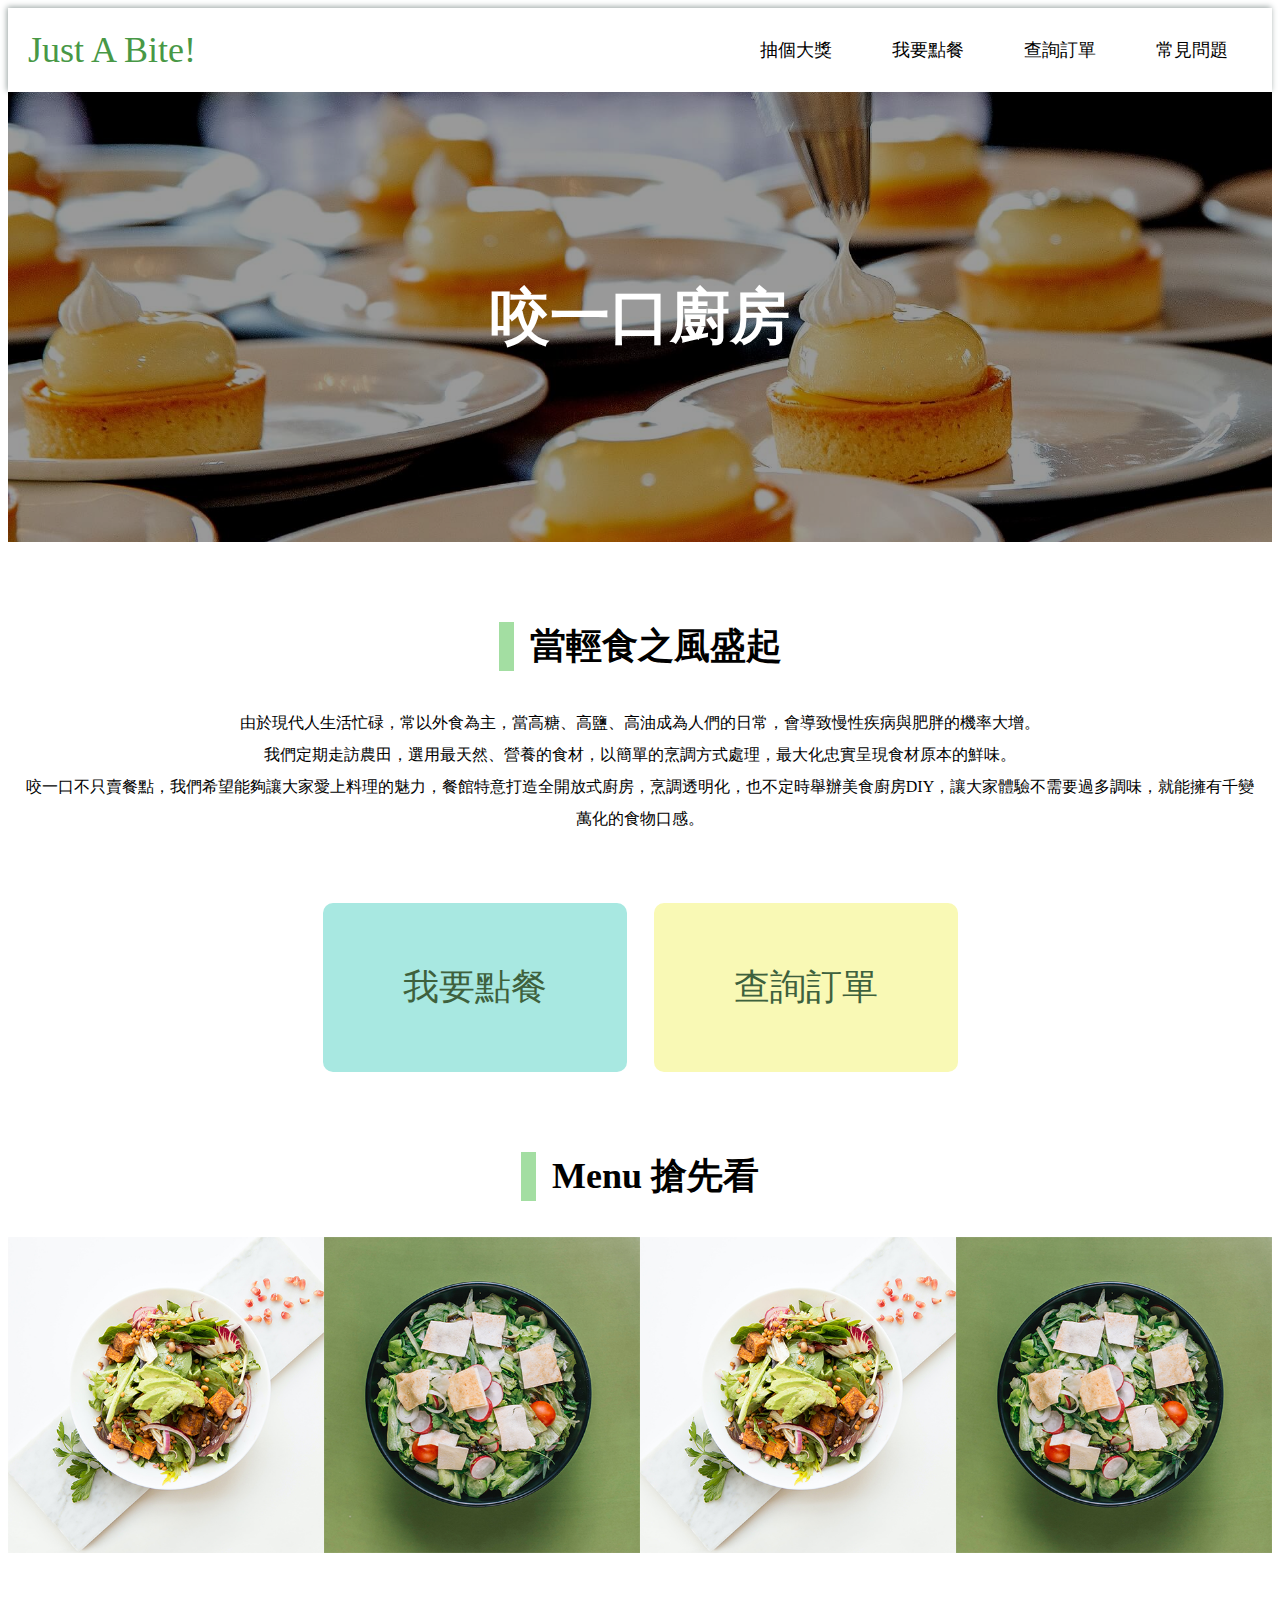
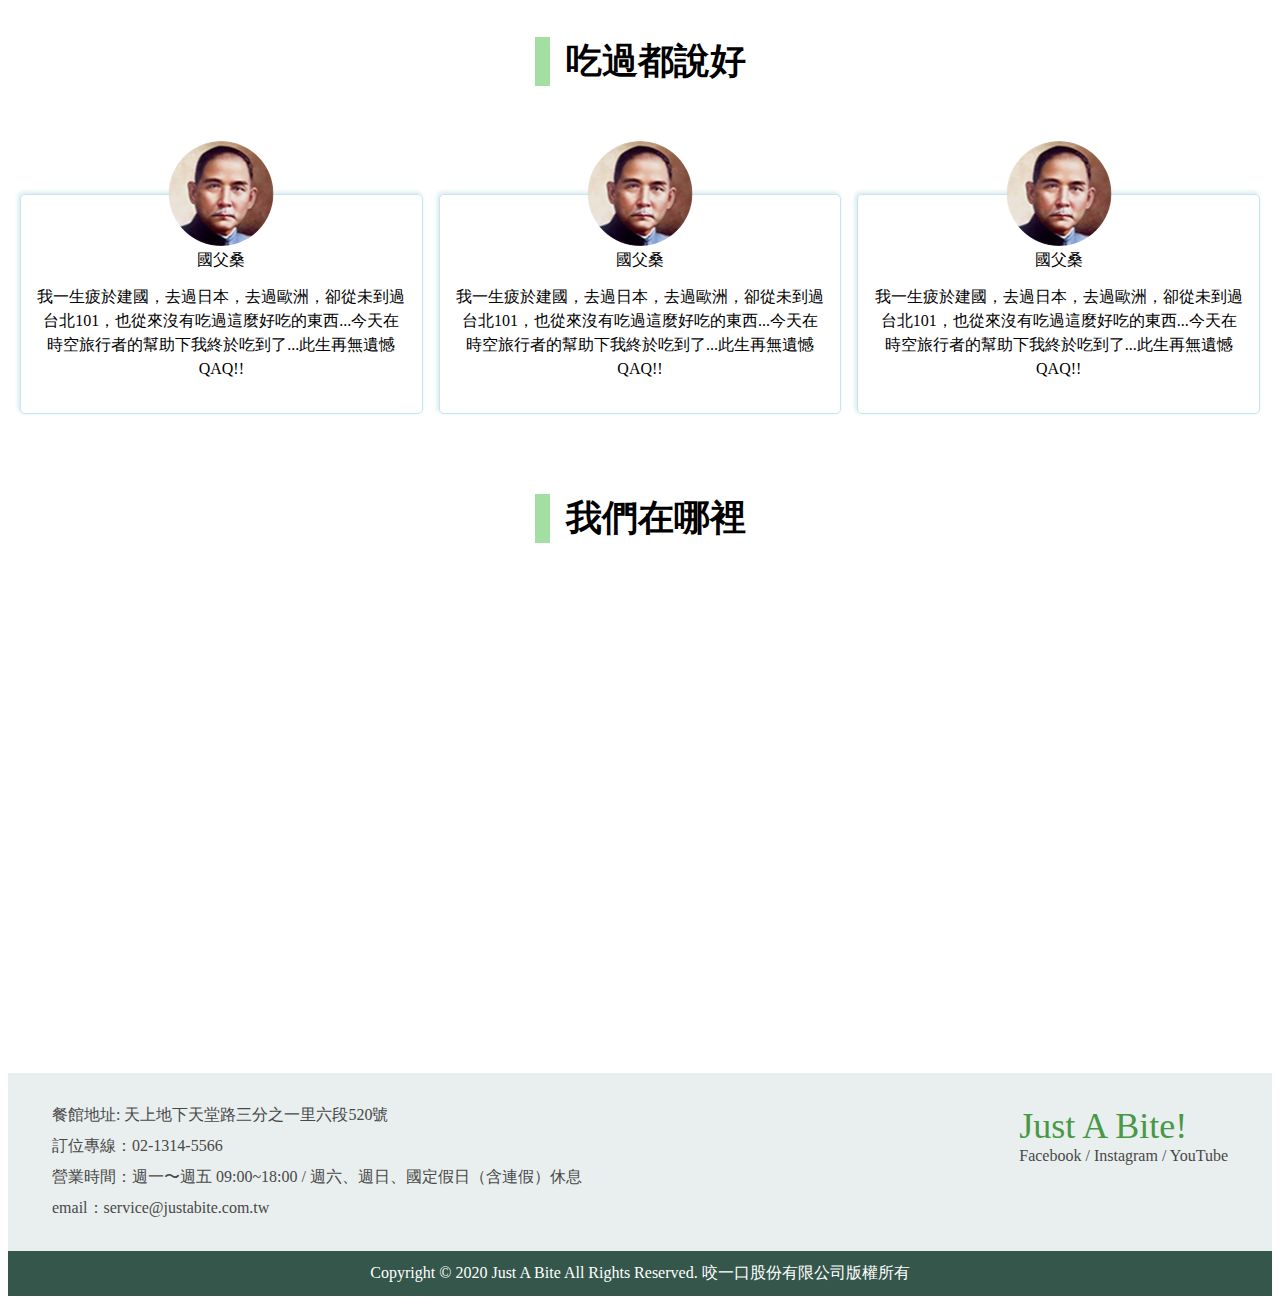
<file: examples/week10/restaurant-demo/index.html>
<!DOCTYPE html>

<html>
<head>
  <meta charset="utf-8">

  <title>餐廳官網</title>
  <meta name="viewport" content="width=device-width, initial-scale=1">
  <link rel="stylesheet" href="https://necolas.github.io/normalize.css/8.0.1/normalize.css" />
  <link rel="stylesheet" href="style.css" />

</head>

<body>
  <nav class="navbar">
    <div class="wrapper">
      <div class="navbar__site-name">
        <a href="index.html">Just A Bite!</a>
      </div>
      <ul class="navbar__list">
        <li><a href="lottery.html">抽個大獎</a></li>
        <li><a href="#">我要點餐</a></li>
        <li><a href="#">查詢訂單</a></li>
        <li><a href="faq.html">常見問題</a></li>
      </ul>
    </div>
  </nav>
  
  <section class="banner">
    <h1>咬一口廚房</h1>
  </section>
  <div class="wrapper">
    <section class="section">
      <h2 class="section__title">
        當輕食之風盛起
      </h2>
      <p class="section__desc">
        由於現代人生活忙碌，常以外食為主，當高糖、高鹽、高油成為人們的日常，會導致慢性疾病與肥胖的機率大增。
        <br>
        我們定期走訪農田，選用最天然、營養的食材，以簡單的烹調方式處理，最大化忠實呈現食材原本的鮮味。
        <br>
        咬一口不只賣餐點，我們希望能夠讓大家愛上料理的魅力，餐館特意打造全開放式廚房，烹調透明化，也不定時舉辦美食廚房DIY，讓大家體驗不需要過多調味，就能擁有千變萬化的食物口感。
      </p>
      <div class="buttons">
        <div class="button btn-order">
          我要點餐
        </div>
        <div class="button btn-query">
          查詢訂單
        </div>
      </div>
    </section>
  </div>

  <section class="section">
    <h2 class="section__title">
      Menu 搶先看
    </h2>
    <div class="section__images">
      <div><img src="images/f-001.png" /></div>
      <div><img src="images/f-002.png" /></div>
      <div><img src="images/f-001.png" /></div>
      <div><img src="images/f-002.png" /></div>
    </div>
  </section>
  <div class="wrapper">
    <section class="section">
      <h2 class="section__title">
        吃過都說好
      </h2>
      <div class="section__comments">
        <div class="comment">
          <div class="comment__author">
            <div class="comment__avatar">
              <img src="./images/avatar.png" />
            </div>
            <p>國父桑</p>
          </div>
          <div class="comment__content">
            我一生疲於建國，去過日本，去過歐洲，卻從未到過台北101，也從來沒有吃過這麼好吃的東西...今天在時空旅行者的幫助下我終於吃到了...此生再無遺憾 QAQ!!
          </div>
        </div>
        <div class="comment">
          <div class="comment__author">
            <div class="comment__avatar">
              <img src="./images/avatar.png" />
            </div>
            <p>國父桑</p>
          </div>
          <div class="comment__content">
            我一生疲於建國，去過日本，去過歐洲，卻從未到過台北101，也從來沒有吃過這麼好吃的東西...今天在時空旅行者的幫助下我終於吃到了...此生再無遺憾 QAQ!!
          </div>
        </div>
        <div class="comment">
          <div class="comment__author">
            <div class="comment__avatar">
              <img src="./images/avatar.png" />
            </div>
            <p>國父桑</p>
          </div>
          <div class="comment__content">
            我一生疲於建國，去過日本，去過歐洲，卻從未到過台北101，也從來沒有吃過這麼好吃的東西...今天在時空旅行者的幫助下我終於吃到了...此生再無遺憾 QAQ!!
          </div>
        </div>
      </div>
    </section>
    <section class="section">
      <h2 class="section__title">
        我們在哪裡
      </h2>
      <iframe src="https://www.google.com/maps/embed?pb=!1m18!1m12!1m3!1d3615.0027469641936!2d121.56234485066739!3d25.033980844367374!2m3!1f0!2f0!3f0!3m2!1i1024!2i768!4f13.1!3m3!1m2!1s0x3442abb6da9c9e1f%3A0x1206bcf082fd10a6!2zMTEw5Y-w5YyX5biC5L-h576p5Y2A5L-h576p6Lev5LqU5q61N-iZnw!5e0!3m2!1szh-TW!2stw!4v1591711072492!5m2!1szh-TW!2stw" width="100%" height="450" frameborder="0" style="border:0;" allowfullscreen="" aria-hidden="false" tabindex="0"></iframe>
    </section>
  </div>
  <footer>
    <div class="footer__top">
      <div class="wrapper">
        <div class="footer__info">
          <div>餐館地址: 天上地下天堂路三分之一里六段520號</div>
          <div>訂位專線：02-1314-5566</div>
          <div>營業時間：週一〜週五 09:00~18:00 / 週六、週日、國定假日（含連假）休息</div>
          <div>email：service@justabite.com.tw</div>
        </div>
        <div>
          <div class="footer__site">Just A Bite!</div>
          <div>Facebook / Instagram / YouTube</div>
        </div>
      </div>
    </div>
    <div class="footer__bottom">
      Copyright © 2020 Just A Bite All Rights Reserved. 咬一口股份有限公司版權所有
    </div>
  </footer>
</body>
</html>
</file>
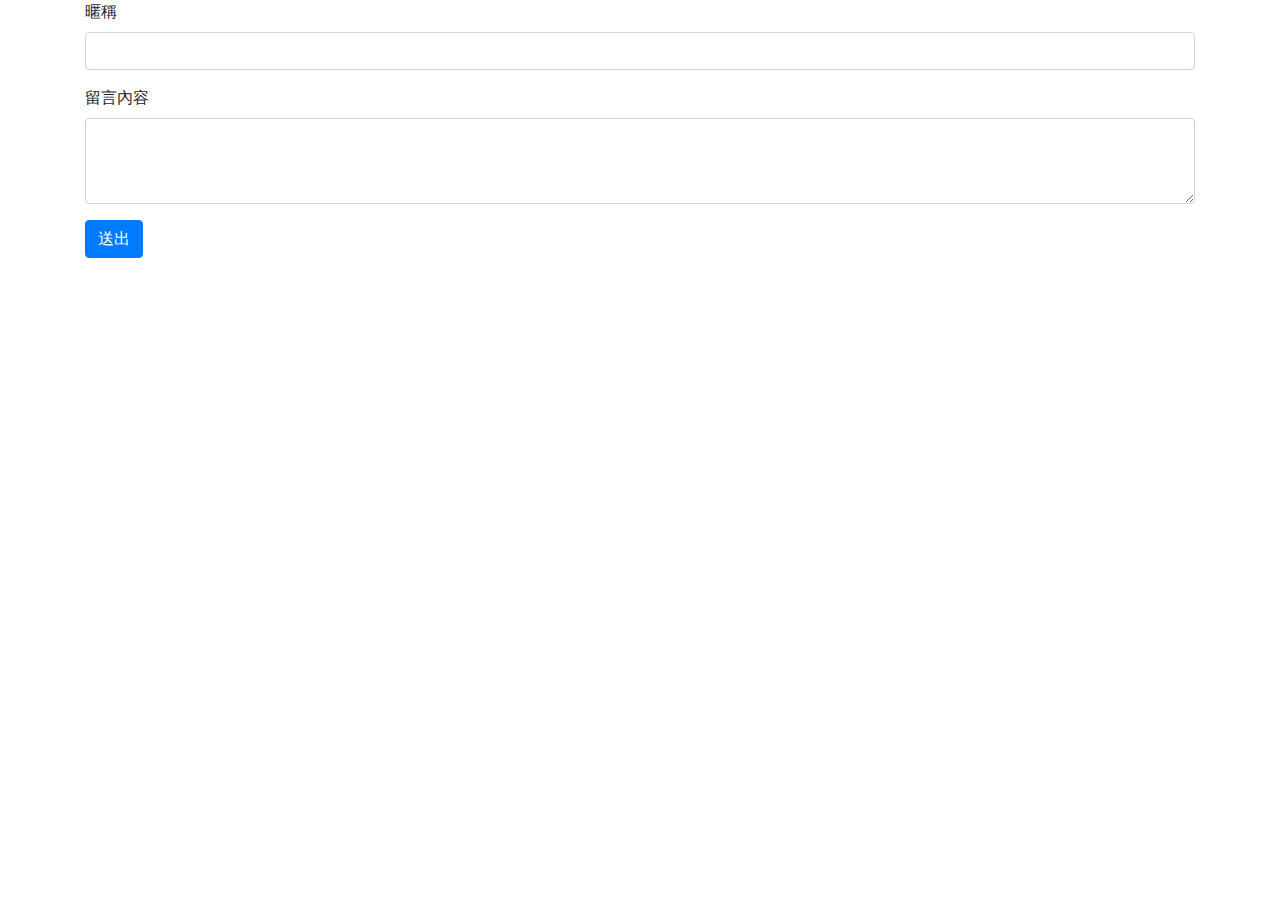
<file: examples/week12/hw1/index.html>
<!DOCTYPE html>

<html>
<head>
  <meta charset="utf-8">

  <title>Week12 留言板</title>
  <meta name="viewport" content="width=device-width, initial-scale=1">
  <script src="https://code.jquery.com/jquery-3.5.1.min.js"></script>
  <link rel="stylesheet" href="https://stackpath.bootstrapcdn.com/bootstrap/4.5.2/css/bootstrap.min.css" integrity="sha384-JcKb8q3iqJ61gNV9KGb8thSsNjpSL0n8PARn9HuZOnIxN0hoP+VmmDGMN5t9UJ0Z" crossorigin="anonymous">
  <style>
    .card {
      margin-top: 12px;
    }
  </style>
  <script>
    function escape(toOutput){
        return toOutput.replace(/\&/g, '&amp;')
            .replace(/\</g, '&lt;')
            .replace(/\>/g, '&gt;')
            .replace(/\"/g, '&quot;')
            .replace(/\'/g, '&#x27')
            .replace(/\//g, '&#x2F');
    }

    function appendCommentToDOM(container, comment, isPrepend) {
      const html = `
        <div class="card">
          <div class="card-body">
            <h5 class="card-title">${comment.id} ${escape(comment.nickname)}</h5>
            <p class="card-text">${escape(comment.content)}</p>
          </div>
        </div>
      `
      if (isPrepend) {
        container.prepend(html)
      } else {
        container.append(html)
      }
    }

    function getCommentsAPI(siteKey, before, cb) {
      let url = `http://localhost:8080/huli/be101/board-api/api_comments.php?site_key=${siteKey}`
      if (before) {
        url += '&before=' + before
      }
      $.ajax({
        url,
      }).done(function(data) {
        cb(data)
      });
    }

    const siteKey = 'huli'
    const loadMoreButtonHTML = '<button class="load-more btn btn-primary">載入更多</button>'
    let lastId = null
    let isEnd = false

    $(document).ready(() => {
      const commentDOM = $('.comments')
      getComments()

      $('.comments').on('click', '.load-more', () => {
        getComments()
      })

      $('.add-comment-form').submit(e => {
        e.preventDefault();
        const newCommentData = {
          site_key: 'huli',
          nickname: $('input[name=nickname]').val(),
          content: $('textarea[name=content]').val()
        }
        $.ajax({
          type: 'POST',
          url: 'http://localhost:8080/huli/be101/board-api/api_add_comments.php',
          data: newCommentData
        }).done(function(data) {
          if (!data.ok) {
            alert(data.message)
            return
          }
          $('input[name=nickname]').val('')
          $('textarea[name=content]').val('')
          appendCommentToDOM(commentDOM, newCommentData, true)
        });
      })
    })

    function getComments() {
      const commentDOM = $('.comments')
      $('.load-more').hide()
      if (isEnd) {
        return
      }
      getCommentsAPI(siteKey, lastId, data => {
        if (!data.ok) {
          alert(data.message)
          return
        }

        const comments = data.discussions;
        for (let comment of comments) {
          appendCommentToDOM(commentDOM, comment)
        }
        let length = comments.length
        if (length === 0) {
          isEnd = true
          $('.load-more').hide()
        } else {
          lastId = comments[length - 1].id
          $('.comments').append(loadMoreButtonHTML)
        }
        
      })
    }
  </script>
</head>

<body>
  <div class="container">
    <form class="add-comment-form">
      <div class="form-group">
        <label for="form-nickname">暱稱</label>
        <input name="nickname" type="text" class="form-control" id="form-nickname" >
      </div>
      <div class="form-group">
        <label for="content-textarea">留言內容</label>
        <textarea name='content' class="form-control" id="content-textarea" rows="3"></textarea>
      </div>
      <button type="submit" class="btn btn-primary">送出</button>
    </form>
    <div class="comments">
    </div>
  </div>

</body>
</html>
</file>
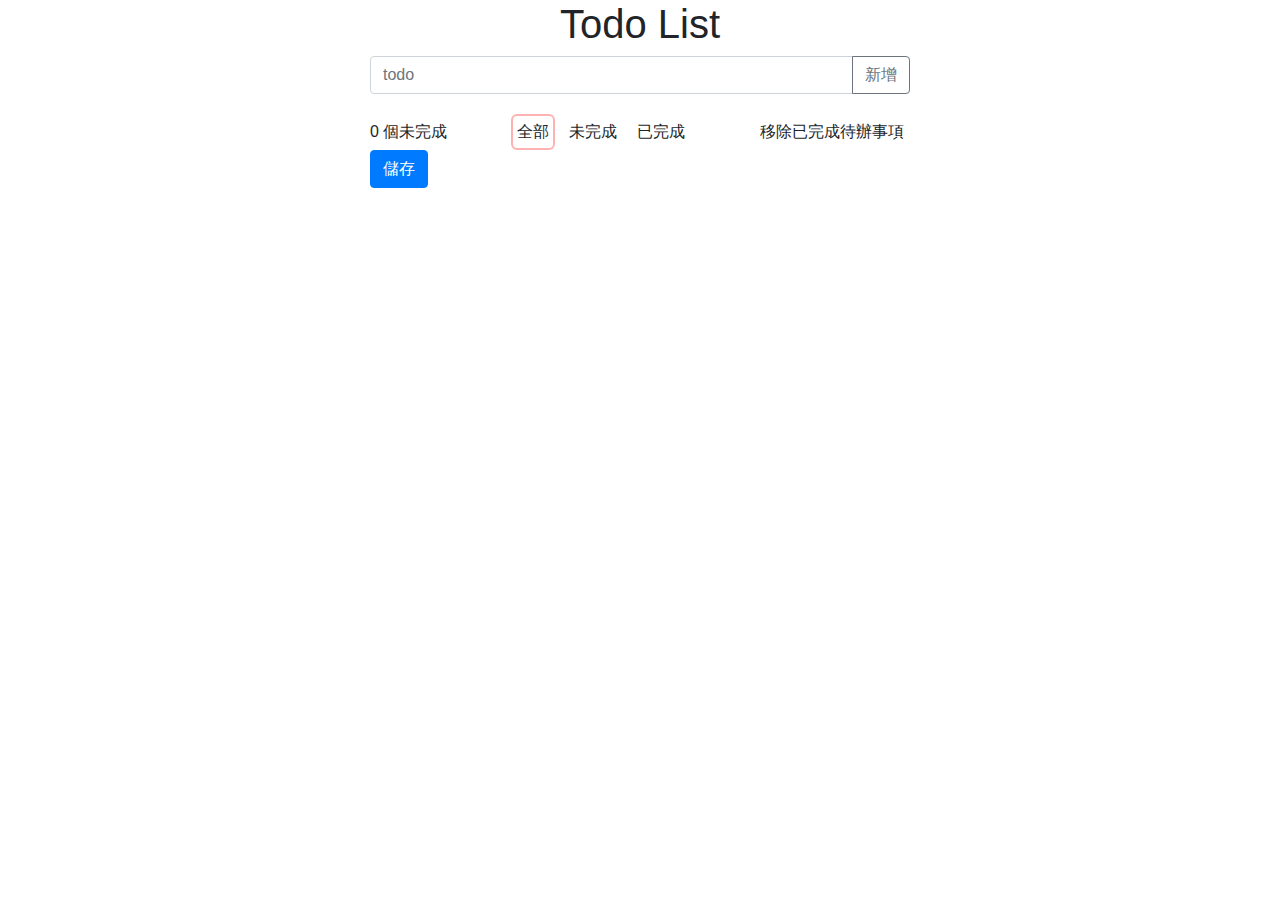
<file: examples/week12/hw2/index.html>
<!DOCTYPE html>

<html>
<head>
  <meta charset="utf-8">

  <title>Week12 Todo List</title>
  <meta name="viewport" content="width=device-width, initial-scale=1">
  <script src="https://code.jquery.com/jquery-3.5.1.js"></script>
  <link rel="stylesheet" href="https://stackpath.bootstrapcdn.com/bootstrap/4.5.2/css/bootstrap.min.css" integrity="sha384-JcKb8q3iqJ61gNV9KGb8thSsNjpSL0n8PARn9HuZOnIxN0hoP+VmmDGMN5t9UJ0Z" crossorigin="anonymous">
  <style>
    .btn-delete {
      opacity: 0;
    }
    .todo:hover .btn-delete {
      opacity: 1;
    }

    input[type=checkbox]:checked ~ label {
      text-decoration: line-through;
      color: rgba(0,0,0,0.3);
    }

    .todo__content-wrapper {
      flex: 1;
    }

    .todo__content {
      display: block;
    }

    .options div, .clear-all {
      cursor: pointer;
      border-radius: 6px;
      padding: 4px;
      border: 2px solid transparent;
    }

    .options div.active {
      border-color: rgba(255, 0, 0, 0.3);
    }

    .options div:hover {
      border-color: rgba(255, 0, 0, 0.5);
    }

    .todo {
      display: flex;
    }

  </style>
</head>

<body>
  <div class="container">
    <div class="row justify-content-center">
      <div class="col-lg-6">
        <h1 class="text-center">Todo List</h1>
        <div class="input-group mb-3">
          <input type="text" class="input-todo form-control" placeholder="todo">
          <div class="input-group-append">
            <button class="btn btn-add btn-outline-secondary" type="button">新增</button>
          </div>
        </div>
        <div class="todos list-group ">
          
        </div>
        <div class="info mt-1 d-flex justify-content-between align-items-center">
          <div><span class="uncomplete-count">0</span> 個未完成</div>
          <div class="options d-flex">
            <div class="active" data-filter="all">全部</div>
            <div class="ml-2" data-filter="uncomplete">未完成</div>
            <div class="ml-2" data-filter="done">已完成</div>
          </div>
          <div class="clear-all">
            移除已完成待辦事項
          </div>
        </div>
        <button type="button" class="btn btn-save btn-primary">儲存</button>

      </div>
    </div>
  </div>
  <script>
    let id = 1;
    let todos = []
    let todoCount = 0
    let uncompleteTodoCount = 0

    const template = `<div class="todo list-group-item list-group-item-action justify-content-between align-items-center {todoClass}">
            <div class="todo__content-wrapper custom-control custom-checkbox">
              <input type="checkbox" class="check-todo custom-control-input" id="todo-{id}">
              <label class="todo__content custom-control-label" for="todo-{id}">{content}</label>
            </div>
            <button type="button" class="btn-delete btn btn-danger">刪除</button>
          </div>`

    const searchParams = new URLSearchParams(window.location.search)
    const todoId = searchParams.get('id')

    if (todoId) {
      $.getJSON('http://localhost:8080/huli/be101/todo-api/get_todo.php?id=' + todoId, function(data) {
        todos = JSON.parse(data.data.todo)
        render()
      });
    }

    function render() {
      if (todos.length === 0) return
      $('.todos').empty()
      id = todos[todos.length - 1].id + 1
      todoCount = todos.length
      uncompleteTodoCount = todos.filter(todo => !todo.isDone).length
      for(let i=0; i<todos.length; i++) {
        const todo = todos[i]
        $('.todos').append(
          template
            .replace('{content}', escapeHtml(todo.content))
            .replace(/{id}/g, todo.id)
            .replace('{todoClass}', todo.isDone ? 'checked' : '')
        )
        if (todo.isDone) {
          $('#todo-' + todo.id).prop('checked', true)
        }
      }
      updateCounter()
    }

    $('.btn-add').click(() => {
      addTodo()
    })

    $('.input-todo').keydown(e => {
      if (e.key === 'Enter') {
        addTodo()
      }
    })

    $('.todos').on('click', '.btn-delete', (e) => {
      const deleteId = $(e.target).parent().find('.check-todo').attr('id').replace('todo-', '');
      todos = todos.filter(todo => {
        if (todo.id === Number(deleteId)) return false
        return true
      })
      render()
    })

    $('.todos').on('change', '.check-todo', (e) => {
      const target = $(e.target)
      const isChecked= target.is(":checked")
      const updateId = target.attr('id').replace('todo-', ''); 
      for(let i=0; i<todos.length; i++) {
        if (todos[i].id === Number(updateId)) {
          todos[i].isDone = isChecked
        }
      }
      render()
    })

    $('.clear-all').click(() => {
      todos = todos.filter(todo => !todo.isDone)
      render(todos)
    })

    $('.options').on('click', 'div', e => {
      const target = $(e.target)
      const filter = target.attr('data-filter')
      $('.options div.active').removeClass('active')
      target.addClass('active')
      if (filter === 'all') {
        $('.todo').show()
      } else if (filter === 'uncomplete') {
        $('.todo').show()
        $('.todo.checked').hide()
      } else { // done
        $('.todo').hide()
        $('.todo.checked').show()
      }
    })

    $('.btn-save').click(() => {
      const data = JSON.stringify(todos)
      $.ajax({
        type: 'POST',
        url: 'http://localhost:8080/huli/be101/todo-api/add_todo.php',
        data: {
          todo: data
        },
        success: function(res) {
          const respId = res.id
          window.location = 'index.html?id=' + respId
        },
        error: function() {
          alert('Erro QQ')
        }
      })
    })

    function updateCounter() {
      $('.uncomplete-count').text(uncompleteTodoCount)
    }


    function addTodo() {
      const value = $('.input-todo').val()
      if (!value) return
      todos.push({
        id: id,
        content: value,
        isDone: false
      })
      render()
      $('.input-todo').val('')
    }

    function escapeHtml(unsafe) {
      return unsafe
           .replace(/&/g, "&amp;")
           .replace(/</g, "&lt;")
           .replace(/>/g, "&gt;")
           .replace(/"/g, "&quot;")
           .replace(/'/g, "&#039;");
    }

  </script>
</body>
</html>
</file>
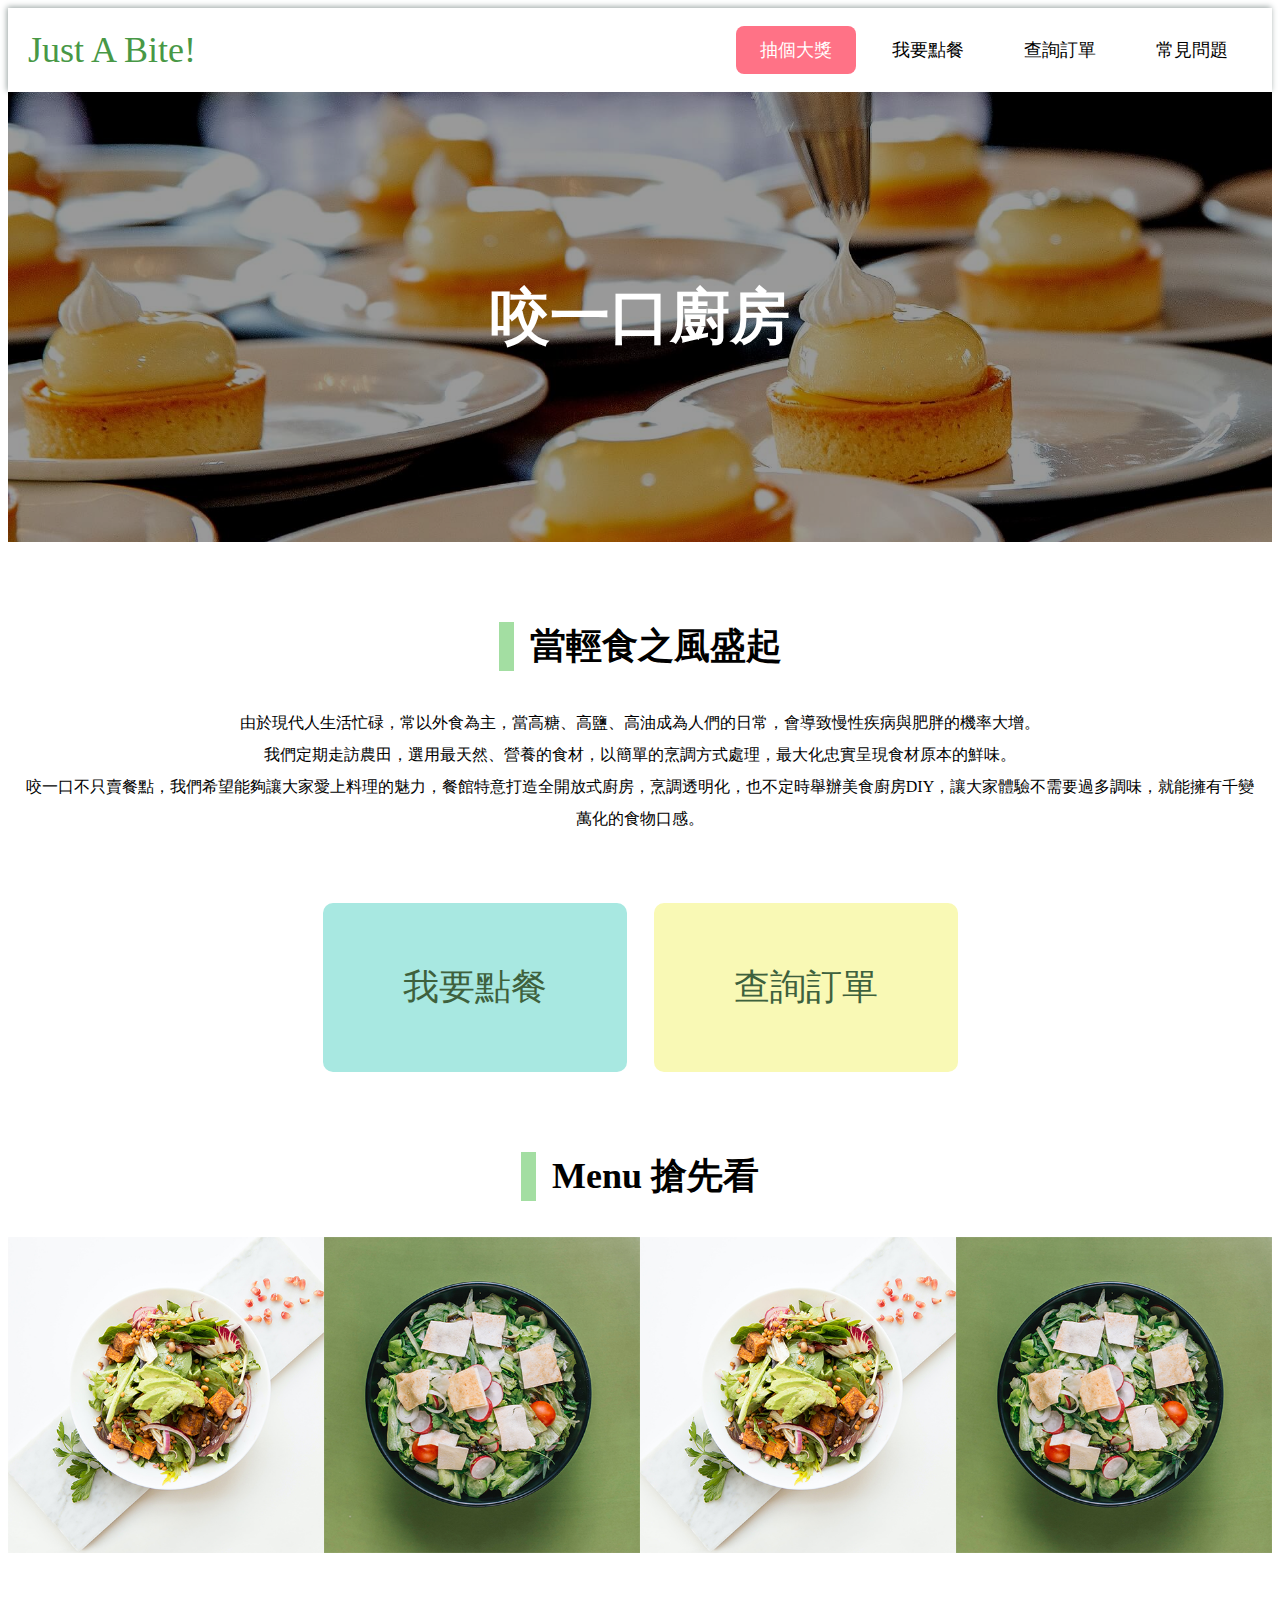
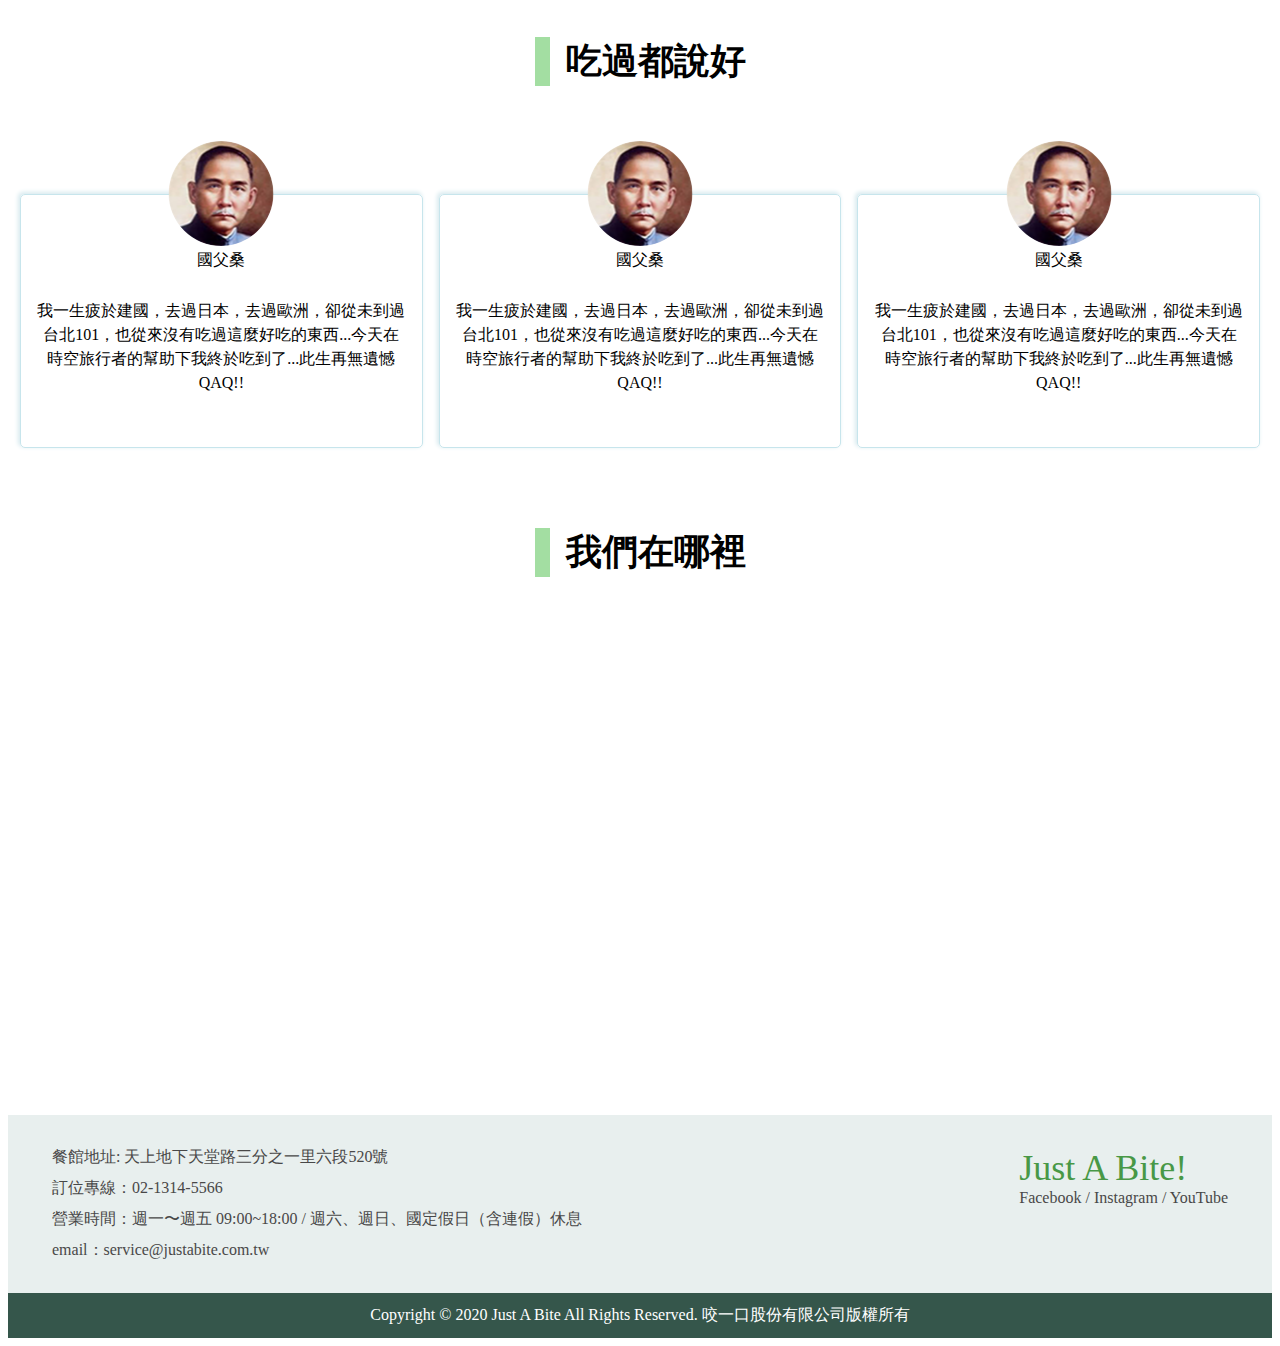
<file: examples/week6/hw1/index.html>
<!DOCTYPE html>

<html>
<head>
  <meta charset="utf-8">

  <title>餐廳官網</title>
  <meta name="viewport" content="width=device-width, initial-scale=1">
  <link rel="stylesheet" href="https://necolas.github.io/normalize.css/8.0.1/normalize.css" />

  <style>

    .navbar {
      box-shadow: -1.4px -1.4px 6px 0 #97a2a0;

    }
    .navbar .wrapper {
      display: flex;
      justify-content: space-between;
      align-items: center;
      height: 84px;
      background: white;
      padding: 0px 20px;
    }

    .navbar__site-name {
      color: #489846;
      font-size: 36px;
    }

    .navbar__list {
      list-style: none;
      margin: 0;
      padding: 0;
      display: flex;
      font-size: 18px;
    }

    .navbar__list li {
      margin-left: 12px;
      border-radius: 8px;
      transition: background 0.1s;
    }

    .navbar__list li.active, .navbar__list li:hover {
      background: #ff7286;
    }

    .navbar__list li.active a,
    .navbar__list li:hover a {
      color: white;
    }

    .navbar__list li a {
      display: block;
      text-decoration: none;
      color: black;
      padding: 12px 24px;
    }

    .wrapper {
      max-width: 1280px;
      margin: 0 auto;
      padding: 0px 12px;
    }

    .banner {
      position: relative;
      height: 450px;
      background: url(bg.jpg) center/cover no-repeat;
    }

    .banner:after {
      content: "";
      position: absolute;
      background: rgba(0, 0, 0, 0.4);
      top: 0;
      left: 0;
      right: 0;
      bottom: 0;
    }

    .banner h1 {
      display: inline-block;
      position: relative;
      margin: 0;
      color: white;
      z-index: 2;
      top: 50%;
      left: 50%;
      transform: translate(-50%, -50%);
      font-size: 60px;
      font-weight: bold;
    }

    h2 {
      margin: 0;
    }

    .section {
      text-align: center;
      margin-top: 80px;
    }

    .section__title {
      display: inline-block;
      font-size: 36px;
      border-left: solid 15px #a3dea2;
      padding-left: 16px;
      margin-bottom: 36px;
    }

    .section__desc {
      font-size: 16px;
      line-height: 2em;
      margin: 0px 0px 68px 0px;
    }

    .button {
      padding: 60px 80px;
      font-size: 36px;
      color: #3e613d;
      display: inline-block;
      border-radius: 10px;
      cursor: pointer;
      transition: transform 0.1s;
    }

    .button:hover {
      transform: scale(1.1);
    }

    .btn-order {
      background: #a8e8e1;
    }

    .btn-query {
      margin-left: 23px;
      background: #f9f9b5;
    }

    .section__images {
      display: flex;
    }

    .section__images div {
      width: 25%;
    }

    .section__images img {
      width: 100%;
    }

    footer {
      margin-top: 48px;
    }

    .footer__bottom {
      background: #35564b;
      padding: 12px;
      text-align: center;
      color: white;
      font-size: 16px;
    }

    .footer__top {
      background: #e8efee;
      padding: 32px;
      color: #484848;
    }

    .footer__top .wrapper {
      display: flex;
      justify-content: space-between;
    }

    .footer__info {
      margin-right: 16px;
    }

    .footer__info div + div {
      margin-top: 10px;
    }

    .footer__site {
      font-size: 36px;
      color: #489846;
    }

    .section__comments {
      display: flex;
      margin-top: 72px;
    }

    .comment {
      border-radius: 5px;
      box-shadow: -1.4px -1.4px 4px 0 #d8eaef;
      border: solid 1px #c7e5ec;
      height: 220px;
      padding: 16px;
      position: relative;
    }

    .comment + .comment {
      margin-left: 16px;
    }

    .comment__avatar {
      width: 105px;
      height: 105px;
      border-radius: 50%;
      overflow: hidden;
    }

    .comment__avatar img {
      width: 100%;
      height: 100%;
    }

    .comment__author {
      display: inline-block;
      position: absolute;
      top: 18px;
      left: 50%;
      transform: translate(-50%, -50%);
    }

    .comment__author p {
      margin-top: 5px;
      line-height: 18px;
    }

    .comment__content {
      position: relative;
      top: 40%;
      line-height: 1.5em;
    }

    @media(max-width: 768px) {
      .navbar .wrapper {
        height: 120px;
        flex-direction: column;
        justify-content: space-between;
        padding: 0px;
      }

      .navbar__site-name {
        margin-top: 10px;
      }

      .navbar__list {
        display: flex;
        width: 100%;
      }

      .navbar__list li {
        flex: 1;
        margin-left: 0;
        border-radius: 0;
        text-align: center;
      }

      .btn-query {
        margin-left: 0;
        margin-top: 16px;
      }

      .section__images {
        flex-direction: column;

      }

      .section__images div {
        width: 100%;
      }

      .footer__top .wrapper {
        flex-direction: column-reverse;
      }

      .footer__info {
        margin-right: 0;
        margin-top: 16px;
      }

      .section__comments {
        flex-direction: column;
      }

      .comment + .comment {
        margin-left: 0;
        margin-top: 82px;
      }
    }

   
  </style>
</head>

<body>
  <nav class="navbar">
    <div class="wrapper">
      <div class="navbar__site-name">
        Just A Bite!
      </div>
      <ul class="navbar__list">
        <li class="active"><a href="#">抽個大獎</a></li>
        <li><a href="#">我要點餐</a></li>
        <li><a href="#">查詢訂單</a></li>
        <li><a href="#">常見問題</a></li>
      </ul>
    </div>
  </nav>
  
  <section class="banner">
    <h1>咬一口廚房</h1>
  </section>
  <div class="wrapper">
    <section class="section">
      <h2 class="section__title">
        當輕食之風盛起
      </h2>
      <p class="section__desc">
        由於現代人生活忙碌，常以外食為主，當高糖、高鹽、高油成為人們的日常，會導致慢性疾病與肥胖的機率大增。
        <br>
        我們定期走訪農田，選用最天然、營養的食材，以簡單的烹調方式處理，最大化忠實呈現食材原本的鮮味。
        <br>
        咬一口不只賣餐點，我們希望能夠讓大家愛上料理的魅力，餐館特意打造全開放式廚房，烹調透明化，也不定時舉辦美食廚房DIY，讓大家體驗不需要過多調味，就能擁有千變萬化的食物口感。
      </p>
      <div class="buttons">
        <div class="button btn-order">
          我要點餐
        </div>
        <div class="button btn-query">
          查詢訂單
        </div>
      </div>
    </section>
  </div>

  <section class="section">
    <h2 class="section__title">
      Menu 搶先看
    </h2>
    <div class="section__images">
      <div><img src="f-001.png" /></div>
      <div><img src="f-002.png" /></div>
      <div><img src="f-001.png" /></div>
      <div><img src="f-002.png" /></div>
    </div>
  </section>
  <div class="wrapper">
    <section class="section">
      <h2 class="section__title">
        吃過都說好
      </h2>
      <div class="section__comments">
        <div class="comment">
          <div class="comment__author">
            <div class="comment__avatar">
              <img src="./avatar.png" />
            </div>
            <p>國父桑</p>
          </div>
          <div class="comment__content">
            我一生疲於建國，去過日本，去過歐洲，卻從未到過台北101，也從來沒有吃過這麼好吃的東西...今天在時空旅行者的幫助下我終於吃到了...此生再無遺憾 QAQ!!
          </div>
        </div>
        <div class="comment">
          <div class="comment__author">
            <div class="comment__avatar">
              <img src="./avatar.png" />
            </div>
            <p>國父桑</p>
          </div>
          <div class="comment__content">
            我一生疲於建國，去過日本，去過歐洲，卻從未到過台北101，也從來沒有吃過這麼好吃的東西...今天在時空旅行者的幫助下我終於吃到了...此生再無遺憾 QAQ!!
          </div>
        </div>
        <div class="comment">
          <div class="comment__author">
            <div class="comment__avatar">
              <img src="./avatar.png" />
            </div>
            <p>國父桑</p>
          </div>
          <div class="comment__content">
            我一生疲於建國，去過日本，去過歐洲，卻從未到過台北101，也從來沒有吃過這麼好吃的東西...今天在時空旅行者的幫助下我終於吃到了...此生再無遺憾 QAQ!!
          </div>
        </div>
      </div>
    </section>
    <section class="section">
      <h2 class="section__title">
        我們在哪裡
      </h2>
      <iframe src="https://www.google.com/maps/embed?pb=!1m18!1m12!1m3!1d3615.0027469641936!2d121.56234485066739!3d25.033980844367374!2m3!1f0!2f0!3f0!3m2!1i1024!2i768!4f13.1!3m3!1m2!1s0x3442abb6da9c9e1f%3A0x1206bcf082fd10a6!2zMTEw5Y-w5YyX5biC5L-h576p5Y2A5L-h576p6Lev5LqU5q61N-iZnw!5e0!3m2!1szh-TW!2stw!4v1591711072492!5m2!1szh-TW!2stw" width="100%" height="450" frameborder="0" style="border:0;" allowfullscreen="" aria-hidden="false" tabindex="0"></iframe>
    </section>
  </div>
  <footer>
    <div class="footer__top">
      <div class="wrapper">
        <div class="footer__info">
          <div>餐館地址: 天上地下天堂路三分之一里六段520號</div>
          <div>訂位專線：02-1314-5566</div>
          <div>營業時間：週一〜週五 09:00~18:00 / 週六、週日、國定假日（含連假）休息</div>
          <div>email：service@justabite.com.tw</div>
        </div>
        <div>
          <div class="footer__site">Just A Bite!</div>
          <div>Facebook / Instagram / YouTube</div>
        </div>
      </div>
    </div>
    <div class="footer__bottom">
      Copyright © 2020 Just A Bite All Rights Reserved. 咬一口股份有限公司版權所有
    </div>
  </footer>
</body>
</html>
</file>
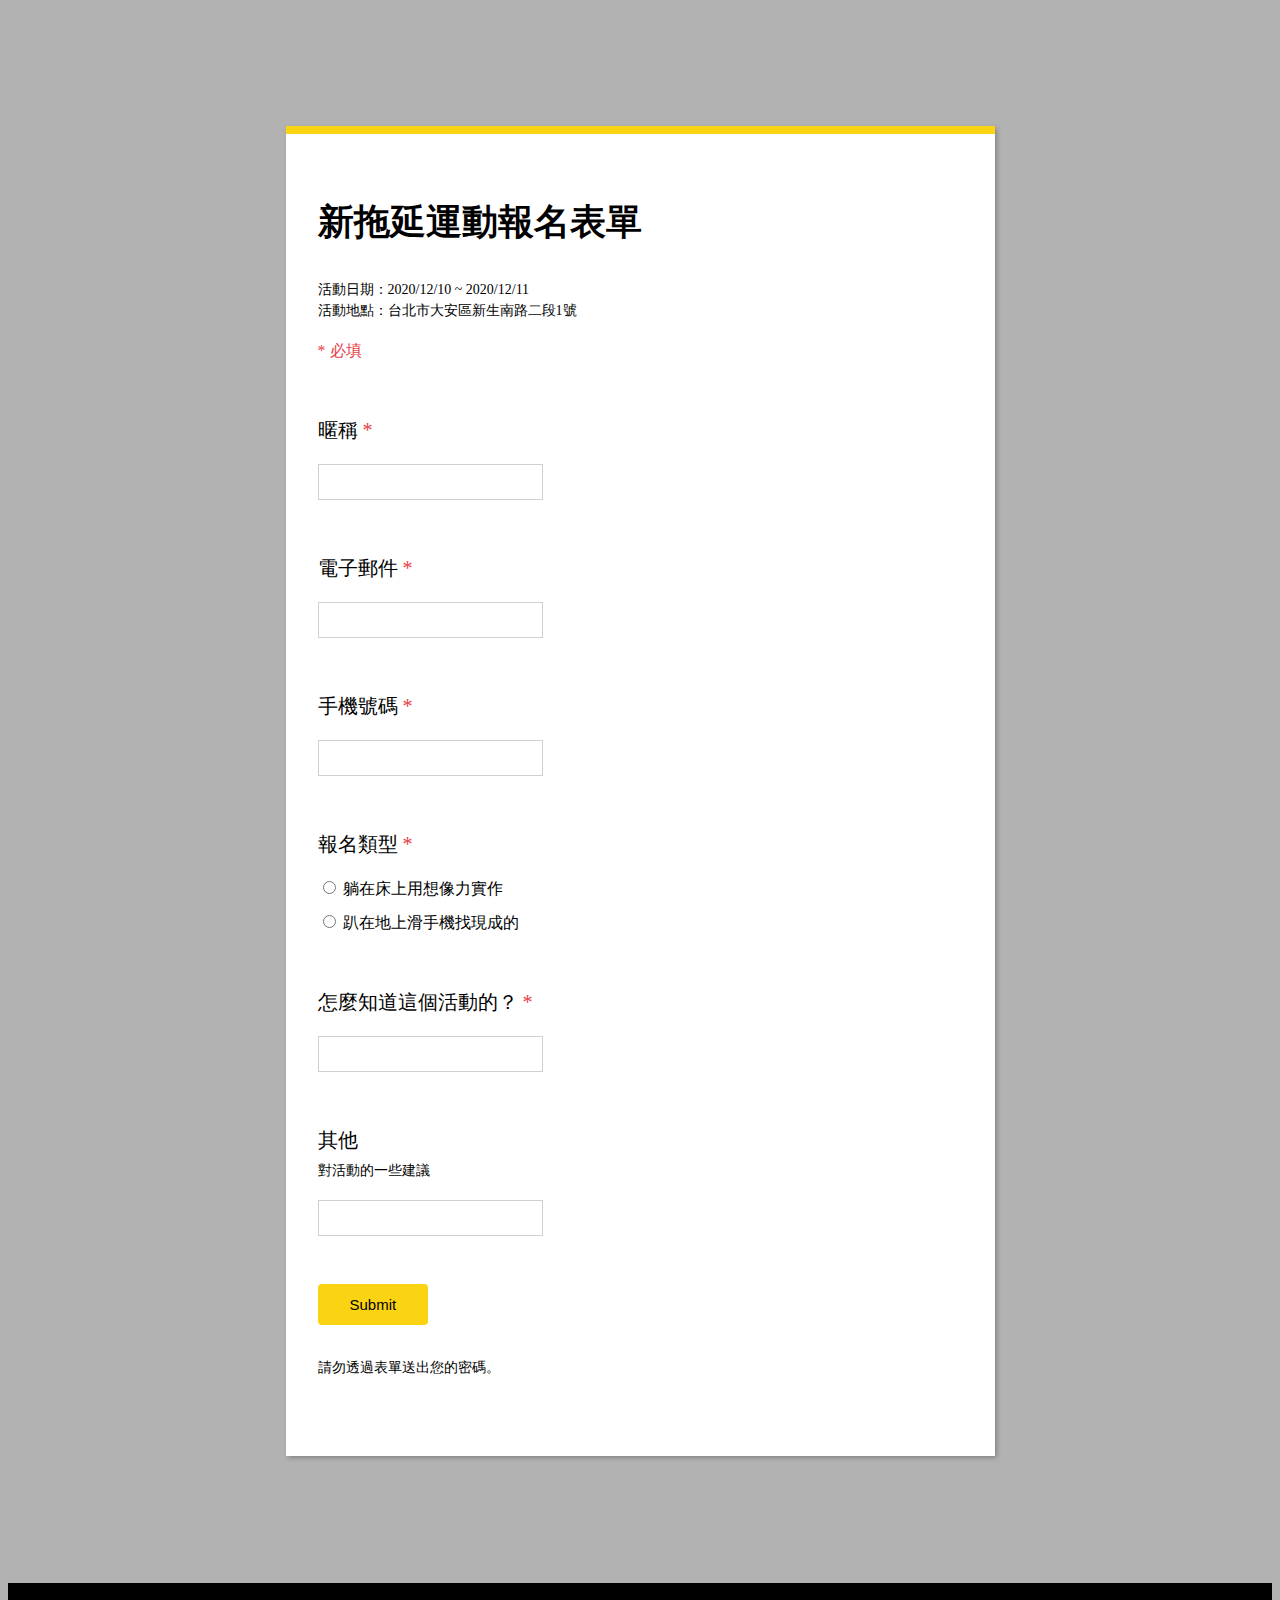
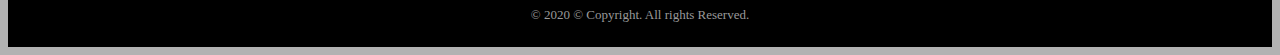
<file: examples/week6/hw2/index.html>
<!DOCTYPE html>

<html>
<head>
  <meta charset="utf-8">

  <title>表單</title>
  <meta name="viewport" content="width=device-width, initial-scale=1">
  <link rel="stylesheet" href="https://necolas.github.io/normalize.css/8.0.1/normalize.css" />

  <style>
      body {
        background: rgba(0, 0, 0, 0.3);
      }

      .wrapper {
        max-width: 645px;
        background: white;
        margin: 10% auto;
        box-shadow: 1.8px 2.4px 5px 0 rgba(0, 0, 0, 0.3);
        border-top: solid 8px #fad312;
        padding: 64px 32px;
      }

      .apply-form__title {
        margin: 0;
        font-size: 36px;
        font-weight: bold;
      }

      .apply-form__desc {
        margin-top: 32px;
        font-size: 14px;
        line-height: 1.5em;
      }

      .apply-form__notice {
        color: #e74149;
        font-size: 16px;
        margin-top: 20px;
      }

      .input-block {
        margin-top: 55px;
      }

      .input-block__title {
        font-size: 20px;
      }

      .input-block__desc {
        font-size: 14px;
        margin-top: 8px;
      }

      .input-block__input {
        margin-top: 20px;
      }

      .input-block__input input[type=text] {
        border: solid 1px #d0d0d0;
        font-size: 16px;
        padding: 8px;
      }

      .input-block__input label {
        display: block;
        margin-top: 12px;
      }

      .required:after {
        content: '*';
        color: #e74149;
      }

      .apply-form__submit {
        background: #fad312;
        color: black;
        font-size: 15px;
        padding: 12px 32px;
        margin-top: 48px;
        border: none;
        border-radius: 4px;
      }

      footer {
        background: black;
        color: #999999;
        font-size: 13px;
        text-align: center;
        padding: 24px 12px;
      }

  </style>
</head>

<body>
  <div class="wrapper">
    <form class="apply-form">
      <h1 class="apply-form__title">新拖延運動報名表單</h1>
      <p class="apply-form__desc">
        活動日期：2020/12/10 ~ 2020/12/11<br>
        活動地點：台北市大安區新生南路二段1號
      </p>
      <p class="apply-form__notice">
        * 必填
      </p>
      <div class="input-block">
        <div class="input-block__title required">
          暱稱
        </div>
        <div class="input-block__input">
          <input name="nickname" type="text" />
        </div>
      </div>
      <div class="input-block">
        <div class="input-block__title required">
          電子郵件
        </div>
        <div class="input-block__input">
          <input name="email" type="text" />
        </div>
      </div>
      <div class="input-block">
        <div class="input-block__title required">
          手機號碼
        </div>
        <div class="input-block__input">
          <input name="phone" type="text" />
        </div>
      </div>
      <div class="input-block">
        <div class="input-block__title required">
          報名類型
        </div>
        <div class="input-block__input">
          <label>
            <input name="type" value="1" type="radio" /> 躺在床上用想像力實作
          </label>

          <label>
            <input name="type" value="2" type="radio" />
             趴在地上滑手機找現成的
          </label>
        </div>
      </div>
      <div class="input-block">
        <div class="input-block__title required">
          怎麼知道這個活動的？
        </div>
        <div class="input-block__input">
          <input name="referal" type="text" />
        </div>
      </div>
      <div class="input-block">
        <div class="input-block__title">
          其他
        </div>
        <div class="input-block__desc">
          對活動的一些建議
        </div>
        <div class="input-block__input">
          <input name="nickname" type="text" />
        </div>
      </div>
      <input class="apply-form__submit" type="submit" />
      <p class="apply-form__desc">
        請勿透過表單送出您的密碼。
      </p>
    </form>
  </div>
  <footer>© 2020 © Copyright. All rights Reserved.</footer>
  
</body>
</html>
</file>
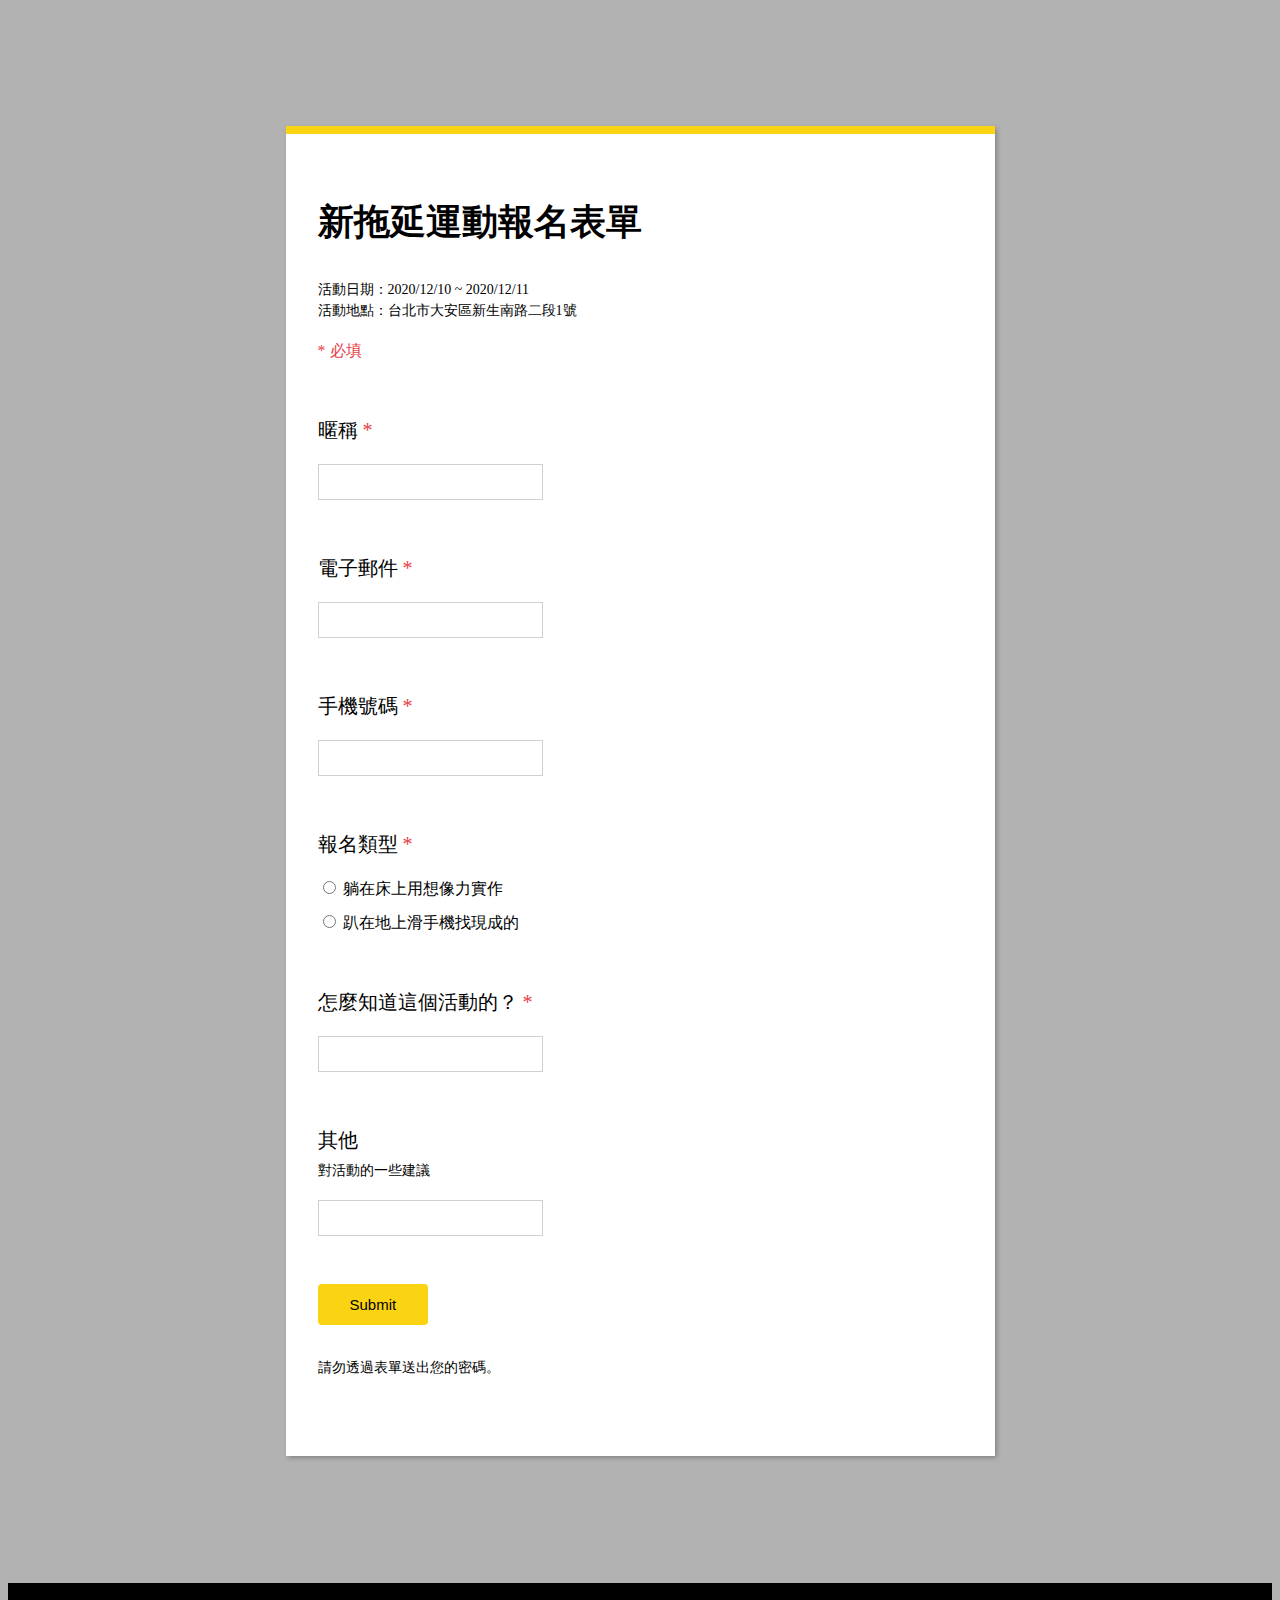
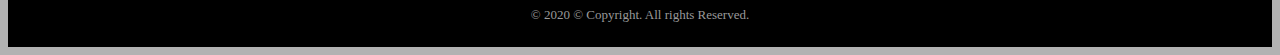
<file: examples/week7/hw1/index.html>
<!DOCTYPE html>

<html>
<head>
  <meta charset="utf-8">

  <title>表單</title>
  <meta name="viewport" content="width=device-width, initial-scale=1">
  <link rel="stylesheet" href="https://necolas.github.io/normalize.css/8.0.1/normalize.css" />

  <style>
      body {
        background: rgba(0, 0, 0, 0.3);
      }

      .wrapper {
        max-width: 645px;
        background: white;
        margin: 10% auto;
        box-shadow: 1.8px 2.4px 5px 0 rgba(0, 0, 0, 0.3);
        border-top: solid 8px #fad312;
        padding: 64px 32px;
      }

      .apply-form__title {
        margin: 0;
        font-size: 36px;
        font-weight: bold;
      }

      .apply-form__desc {
        margin-top: 32px;
        font-size: 14px;
        line-height: 1.5em;
      }

      .apply-form__notice {
        color: #e74149;
        font-size: 16px;
        margin-top: 20px;
      }

      .input-block {
        margin-top: 55px;
      }

      .input-block__title {
        font-size: 20px;
      }

      .input-block__desc {
        font-size: 14px;
        margin-top: 8px;
      }

      .input-block__input {
        margin-top: 20px;
      }

      .input-block__input input[type=text] {
        border: solid 1px #d0d0d0;
        font-size: 16px;
        padding: 8px;
      }

      .input-block__input label {
        display: block;
        margin-top: 12px;
      }

      .input-block__error {
        margin-top: 4px;
        color: #e74149;
        position: absolute;
      }

      .required .input-block__title:after {
        content: '*';
        color: #e74149;
      }

      .apply-form__submit {
        background: #fad312;
        color: black;
        font-size: 15px;
        padding: 12px 32px;
        margin-top: 48px;
        border: none;
        border-radius: 4px;
      }

      footer {
        background: black;
        color: #999999;
        font-size: 13px;
        text-align: center;
        padding: 24px 12px;
      }

      .hide-error .input-block__error {
        visibility: hidden;
      }

  </style>
</head>

<body>
  <div class="wrapper">
    <form class="apply-form">
      <h1 class="apply-form__title">新拖延運動報名表單</h1>
      <p class="apply-form__desc">
        活動日期：2020/12/10 ~ 2020/12/11<br>
        活動地點：台北市大安區新生南路二段1號
      </p>
      <p class="apply-form__notice">
        * 必填
      </p>
      <div class="input-block required hide-error">
        <div class="input-block__title ">
          暱稱
        </div>
        <div class="input-block__input">
          <input name="nickname" type="text" />
        </div>
        <div class="input-block__error">請輸入暱稱</div>
      </div>
      <div class="input-block required hide-error">
        <div class="input-block__title">
          電子郵件
        </div>
        <div class="input-block__input">
          <input name="email" type="text" />
        </div>
        <div class="input-block__error">請輸入電子郵件</div>
      </div>
      <div class="input-block required hide-error">
        <div class="input-block__title">
          手機號碼
        </div>
        <div class="input-block__input">
          <input name="phone" type="text" />
        </div>
        <div class="input-block__error">請輸入手機號碼</div>
      </div>
      <div class="input-block required hide-error">
        <div class="input-block__title">
          報名類型
        </div>
        <div class="input-block__input">
          <label>
            <input name="type" value="1" type="radio" /> 躺在床上用想像力實作
          </label>

          <label>
            <input name="type" value="2" type="radio" />
             趴在地上滑手機找現成的
          </label>
        </div>
        <div class="input-block__error">請輸入報名類型</div>
      </div>
      <div class="input-block required hide-error">
        <div class="input-block__title">
          怎麼知道這個活動的？
        </div>
        <div class="input-block__input">
          <input name="referal" type="text" />
        </div>
        <div class="input-block__error">請輸入資料</div>
      </div>
      
      <div class="input-block">
        <div class="input-block__title">
          其他
        </div>
        <div class="input-block__desc">
          對活動的一些建議
        </div>
        <div class="input-block__input">
          <input name="nickname" type="text" />
        </div>
      </div>
      <input class="apply-form__submit" type="submit" />
      <p class="apply-form__desc">
        請勿透過表單送出您的密碼。
      </p>
    </form>
  </div>
  <footer>© 2020 © Copyright. All rights Reserved.</footer>
  <script>
      document
        .querySelector('form')
        .addEventListener('submit', function(e) {
          e.preventDefault()
          let hasError = false
          let values = {}

          const elements = document.querySelectorAll('.required')
          for(element of elements) {
            const radios = element.querySelectorAll('input[type=radio]')
            const input = element.querySelector('input[type=text]')
            let isValid = true
            if (input) {
              values[input.name] = input.value
              if (!input.value) {
                isValid = false
              }
            } else if (radios.length) {
              isValid = [...radios].some(radio => radio.checked)
              if (isValid) {
                let r = element.querySelector('input[type=radio]:checked')
                values[r.name] = r.value
              }
            } else {
              continue
            }
            
            if (!isValid) {
              element.classList.remove('hide-error')
              hasError = true
            } else {
              element.classList.add('hide-error')
            }
          }

          if (!hasError) {
            alert(JSON.stringify(values))
          }
          
      })
  </script>
</body>
</html>
</file>
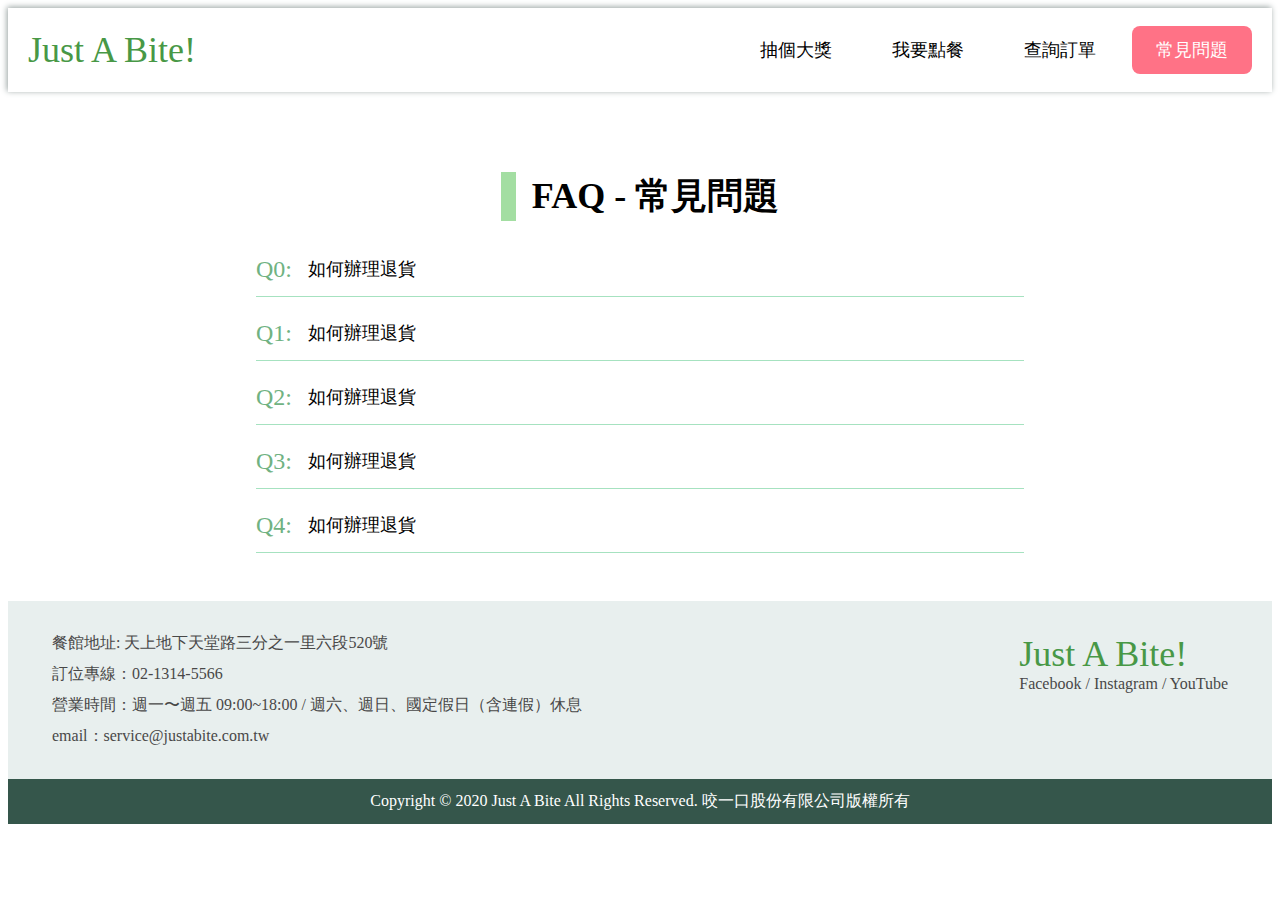
<file: examples/week7/hw2/index.html>
<!DOCTYPE html>

<html>
<head>
  <meta charset="utf-8">

  <title>餐廳官網</title>
  <meta name="viewport" content="width=device-width, initial-scale=1">
  <link rel="stylesheet" href="https://necolas.github.io/normalize.css/8.0.1/normalize.css" />

  <style>

    .navbar {
      box-shadow: -1.4px -1.4px 6px 0 #97a2a0;

    }
    .navbar .wrapper {
      display: flex;
      justify-content: space-between;
      align-items: center;
      height: 84px;
      background: white;
      padding: 0px 20px;
    }

    .navbar__site-name {
      color: #489846;
      font-size: 36px;
    }

    .navbar__list {
      list-style: none;
      margin: 0;
      padding: 0;
      display: flex;
      font-size: 18px;
    }

    .navbar__list li {
      margin-left: 12px;
      border-radius: 8px;
      transition: background 0.1s;
    }

    .navbar__list li.active, .navbar__list li:hover {
      background: #ff7286;
    }

    .navbar__list li.active a,
    .navbar__list li:hover a {
      color: white;
    }

    .navbar__list li a {
      display: block;
      text-decoration: none;
      color: black;
      padding: 12px 24px;
    }

    .wrapper {
      max-width: 1280px;
      margin: 0 auto;
      padding: 0px 12px;
    }

    .banner {
      position: relative;
      height: 450px;
      background: url(bg.jpg) center/cover no-repeat;
    }

    .banner:after {
      content: "";
      position: absolute;
      background: rgba(0, 0, 0, 0.4);
      top: 0;
      left: 0;
      right: 0;
      bottom: 0;
    }

    .banner h1 {
      display: inline-block;
      position: relative;
      margin: 0;
      color: white;
      z-index: 2;
      top: 50%;
      left: 50%;
      transform: translate(-50%, -50%);
      font-size: 60px;
      font-weight: bold;
    }

    h2 {
      margin: 0;
    }

    .section {
      text-align: center;
      margin-top: 80px;
    }

    .section__title {
      display: inline-block;
      font-size: 36px;
      border-left: solid 15px #a3dea2;
      padding-left: 16px;
      margin-bottom: 36px;
    }

    .section__desc {
      font-size: 16px;
      line-height: 2em;
      margin: 0px 0px 68px 0px;
    }

    .button {
      padding: 60px 80px;
      font-size: 36px;
      color: #3e613d;
      display: inline-block;
      border-radius: 10px;
      cursor: pointer;
      transition: transform 0.1s;
    }

    .button:hover {
      transform: scale(1.1);
    }

    .btn-order {
      background: #a8e8e1;
    }

    .btn-query {
      margin-left: 23px;
      background: #f9f9b5;
    }

    .section__images {
      display: flex;
    }

    .section__images div {
      width: 25%;
    }

    .section__images img {
      width: 100%;
    }

    footer {
      margin-top: 48px;
    }

    .footer__bottom {
      background: #35564b;
      padding: 12px;
      text-align: center;
      color: white;
      font-size: 16px;
    }

    .footer__top {
      background: #e8efee;
      padding: 32px;
      color: #484848;
    }

    .footer__top .wrapper {
      display: flex;
      justify-content: space-between;
    }

    .footer__info {
      margin-right: 16px;
    }

    .footer__info div + div {
      margin-top: 10px;
    }

    .footer__site {
      font-size: 36px;
      color: #489846;
    }

    .section__comments {
      display: flex;
      margin-top: 72px;
    }

    .comment {
      border-radius: 5px;
      box-shadow: -1.4px -1.4px 4px 0 #d8eaef;
      border: solid 1px #c7e5ec;
      height: 220px;
      padding: 16px;
      position: relative;
    }

    .comment + .comment {
      margin-left: 16px;
    }

    .comment__avatar {
      width: 105px;
      height: 105px;
      border-radius: 50%;
      overflow: hidden;
    }

    .comment__avatar img {
      width: 100%;
      height: 100%;
    }

    .comment__author {
      display: inline-block;
      position: absolute;
      top: 18px;
      left: 50%;
      transform: translate(-50%, -50%);
    }

    .comment__author p {
      margin-top: 5px;
      line-height: 18px;
    }

    .comment__content {
      position: relative;
      top: 40%;
      line-height: 1.5em;
    }

    .faq-block {
      margin: 0 auto;
      max-width: 768px;
    }

    .faq-item {
      display: flex;
      text-align: left;
      padding-bottom: 24px;
      border-bottom: solid 1px #a6e2c0;
      overflow: hidden;
      cursor: pointer;
    }

    .faq-item:not(:first-child) {
      margin-top: 24px;
    }

    .faq-item__number {
      color: #70b282;
      font-size: 24px;
      margin-right: 16px;
      line-height: 24px;
    }

    .faq-item__content h2 {
      font-size: 18px;
      margin: 0;
      font-weight: normal;
      line-height: 24px;
    }

    .faq-item__content p {
      font-size: 16px;
    }

    .faq-item--hide {
      height: 15px;
    }

    @media(max-width: 768px) {
      .navbar .wrapper {
        height: 120px;
        flex-direction: column;
        justify-content: space-between;
        padding: 0px;
      }

      .navbar__site-name {
        margin-top: 10px;
      }

      .navbar__list {
        display: flex;
        width: 100%;
      }

      .navbar__list li {
        flex: 1;
        margin-left: 0;
        border-radius: 0;
        text-align: center;
      }

      .btn-query {
        margin-left: 0;
        margin-top: 16px;
      }

      .section__images {
        flex-direction: column;

      }

      .section__images div {
        width: 100%;
      }

      .footer__top .wrapper {
        flex-direction: column-reverse;
      }

      .footer__info {
        margin-right: 0;
        margin-top: 16px;
      }

      .section__comments {
        flex-direction: column;
      }

      .comment + .comment {
        margin-left: 0;
        margin-top: 82px;
      }
    }

   
  </style>
</head>

<body>
  <nav class="navbar">
    <div class="wrapper">
      <div class="navbar__site-name">
        Just A Bite!
      </div>
      <ul class="navbar__list">
        <li><a href="#">抽個大獎</a></li>
        <li><a href="#">我要點餐</a></li>
        <li><a href="#">查詢訂單</a></li>
        <li class="active"><a href="#">常見問題</a></li>
      </ul>
    </div>
  </nav>
  
  <div class="wrapper">
    <section class="section">
      <h2 class="section__title">
        FAQ - 常見問題
      </h2>

      <div class="faq-block">
        <div class="faq-item faq-item--hide">
          <div class='faq-item__number'>
            Q0:
          </div>
          <div class="faq-item__content">
            <h2>如何辦理退貨</h2>
            <p>線上刷卡的使用方式也超簡單，只要您確認您當次的購物清單與金額都無誤，就可立即到匯款上傳系統，登入個人帳號密碼後，點選"線上刷卡方式"，確認收件住址後，再進行刷卡確認程序即可～</p>
          </div>
        </div>
        <div class="faq-item faq-item--hide">
          <div class='faq-item__number'>
            Q1:
          </div>
          <div class="faq-item__content">
            <h2>如何辦理退貨</h2>
            <p>線上刷卡的使用方式也超簡單，只要您確認您當次的購物清單與金額都無誤，就可立即到匯款上傳系統，登入個人帳號密碼後，點選"線上刷卡方式"，確認收件住址後，再進行刷卡確認程序即可～</p>
          </div>
        </div>
        <div class="faq-item faq-item--hide">
          <div class='faq-item__number'>
            Q2:
          </div>
          <div class="faq-item__content">
            <h2>如何辦理退貨</h2>
            <p>線上刷卡的使用方式也超簡單，只要您確認您當次的購物清單與金額都無誤，就可立即到匯款上傳系統，登入個人帳號密碼後，點選"線上刷卡方式"，確認收件住址後，再進行刷卡確認程序即可～</p>
          </div>
        </div>
        <div class="faq-item faq-item--hide">
          <div class='faq-item__number'>
            Q3:
          </div>
          <div class="faq-item__content">
            <h2>如何辦理退貨</h2>
            <p>線上刷卡的使用方式也超簡單，只要您確認您當次的購物清單與金額都無誤，就可立即到匯款上傳系統，登入個人帳號密碼後，點選"線上刷卡方式"，確認收件住址後，再進行刷卡確認程序即可～</p>
          </div>
        </div>
        <div class="faq-item faq-item--hide">
          <div class='faq-item__number'>
            Q4:
          </div>
          <div class="faq-item__content">
            <h2>如何辦理退貨</h2>
            <p>線上刷卡的使用方式也超簡單，只要您確認您當次的購物清單與金額都無誤，就可立即到匯款上傳系統，登入個人帳號密碼後，點選"線上刷卡方式"，確認收件住址後，再進行刷卡確認程序即可～</p>
          </div>
        </div>
      </div>


    </section>
  </div>

  <footer>
    <div class="footer__top">
      <div class="wrapper">
        <div class="footer__info">
          <div>餐館地址: 天上地下天堂路三分之一里六段520號</div>
          <div>訂位專線：02-1314-5566</div>
          <div>營業時間：週一〜週五 09:00~18:00 / 週六、週日、國定假日（含連假）休息</div>
          <div>email：service@justabite.com.tw</div>
        </div>
        <div>
          <div class="footer__site">Just A Bite!</div>
          <div>Facebook / Instagram / YouTube</div>
        </div>
      </div>
    </div>
    <div class="footer__bottom">
      Copyright © 2020 Just A Bite All Rights Reserved. 咬一口股份有限公司版權所有
    </div>
  </footer>
  <script>
      document
        .querySelector('.faq-block')
        .addEventListener('click', function(e) {
          const element = closest(e.target, 'faq-item')
          if (element) {
            element.classList.toggle('faq-item--hide')
          }
        })

      function closestRecursive(node, className) {
        if (!node || !node.classList) return null
        if(node.classList.contains(className)) {
          return node
        }
        return closestRecursive(node.parentNode, className)
      }

      function closest(node, className) {
        while(node && node.classList) {
          if (node.classList.contains(className)) {
            return node
          }
          node = node.parentNode
        }
      }      
  </script>
</body>
</html>
</file>
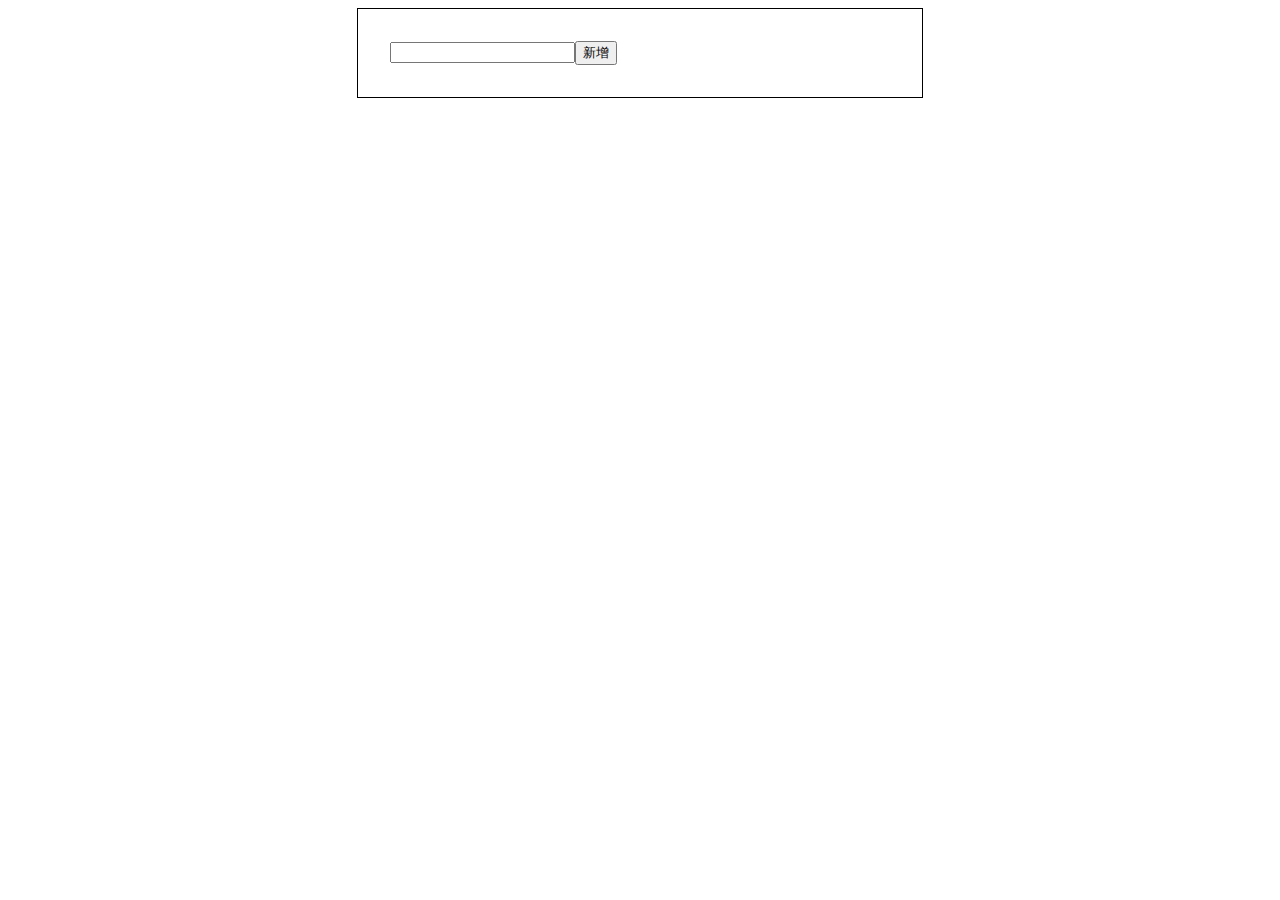
<file: examples/week7/hw3/index.html>
<!DOCTYPE html>

<html>
<head>
  <meta charset="utf-8">

  <title>Todo List</title>
  <meta name="viewport" content="width=device-width, initial-scale=1">
  <link rel="stylesheet" href="https://necolas.github.io/normalize.css/8.0.1/normalize.css" />

  <style>
      .wrapper {
        max-width: 500px;
        border: 1px solid black;
        margin: 0 auto;
        padding: 32px;
      }

      .todo {
        display: flex;
        align-items: center;
        margin-top: 12px;
        padding: 12px;
      }

      .todo:hover {
        background: rgba(0,0,0,0.2);
      }

      .todo__title {
        flex: 1;
      }

      .todo__check {
        width: 20px;
        height: 20px;
        margin-right: 8px;
      }

      .todo.done .todo__title {
        text-decoration: line-through;
      }
  </style>
</head>

<body>
  <div class="wrapper">
    <input class="input-todo" type="text" /><button class="btn-new">新增</button>
    <div class="todos">
    </div>
  </div>
  <script>
    document.querySelector('.btn-new').addEventListener('click', () => {
      const value = document.querySelector('.input-todo').value;
      if (!value) return
      const div = document.createElement('div')
      div.classList.add('todo')
      div.innerHTML = `
        <input class="todo__check" type="checkbox" />
        <div class="todo__title">${escapeHtml(value)}</div>
        <button class="btn-delete">刪除</button>
      `
      document.querySelector('.todos').appendChild(div)
      document.querySelector('.input-todo').value = ''
    })

    // event delegation / proxy
    document.querySelector('.todos').addEventListener('click', (event) => {
      const { target } = event
      // delete todo
      if (target.classList.contains('btn-delete')) {
        target.parentNode.remove()
        return
      }

      // check/uncheck todo
      if (target.classList.contains('todo__check')) {
        if (target.checked) {
          target.parentNode.classList.add('done')
        } else {
          target.parentNode.classList.remove('done')
        }
      }
    })

    function escapeHtml(unsafe) {
      return unsafe
           .replace(/&/g, "&amp;")
           .replace(/</g, "&lt;")
           .replace(/>/g, "&gt;")
           .replace(/"/g, "&quot;")
           .replace(/'/g, "&#039;");
    }

  </script>
</body>
</html>
</file>
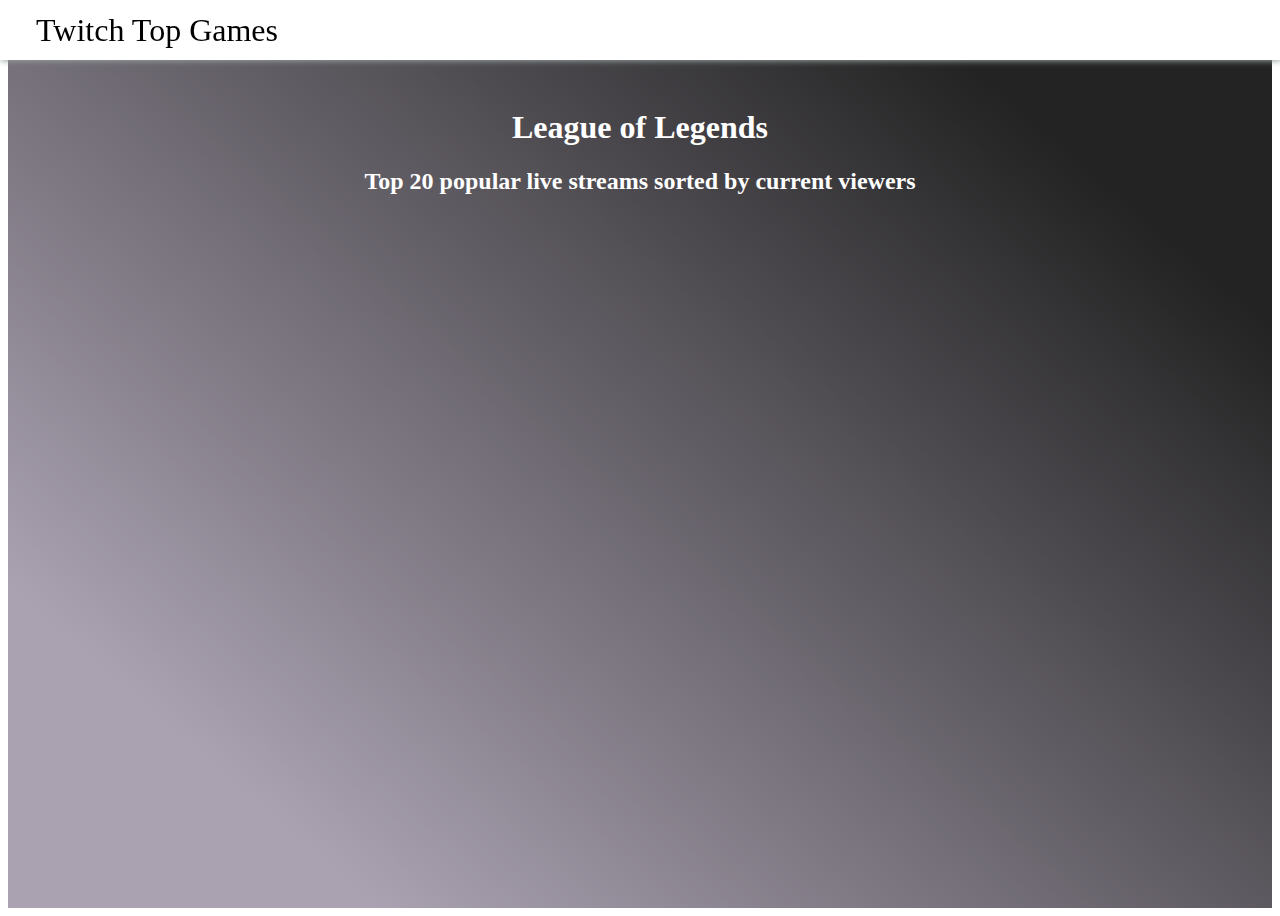
<file: examples/week8/hw2/index.html>
<!DOCTYPE html>

<html>
<head>
  <meta charset="utf-8">
  <meta name="viewport" content="width=device-width, initial-scale=1">
  <title>Twitch Live Games</title>
  <meta name="description" content="Week8 作業">
  <link rel="stylesheet" href="https://necolas.github.io/normalize.css/8.0.1/normalize.css">
  <style>
    * {
      box-sizing: border-box;
    }

    .navbar {
      position: fixed;
      height: 60px;
      background: white;
      box-shadow: 1.4px 1.4px 6px 0 #97a2a0;
      left: 0;
      right: 0;
      top: 0;
      display: flex;
      justify-content: space-between;
      padding: 0px 36px;
      align-items: center;
      z-index: 2;
    }

    .navbar__site {
      font-size: 32px;
    } 

    .navbar__nav {
      display: flex;
      list-style: none;
      margin: 0;
      padding: 0;
      flex: 1;
      justify-content: flex-end;
      align-items: stretch;
      height: 100%;
    }

    .navbar__nav li {
      cursor: pointer;
      padding: 10px;
      display: flex;
      align-items: center;
      margin-left: 16px;
      transition: all 0.2s;
    }

    .navbar__nav li:hover {
      background: rgba(0, 0, 0, 0.7);
      color: white;
    }

    .wrapper {
      max-width: 1440px;
      margin: 0px auto 0px auto;
      padding: 80px 0px;
      text-align: center;
      color: white;
      position: relative;
      min-height: 100vh;
    }

    .streams {
      display: inline-flex;
      flex-wrap: wrap;
      justify-content: center;
    }

    .stream {
      width: 360px;
      background: #333;
      color: white;
      text-align: left;
      cursor: pointer;
      transition: all 0.2s;
      opacity: 0.9;
      margin-left: 16px;
      margin-top: 16px;
    }

    .stream > img {
      width: 100%;
    }

    .stream__data {
      display: flex;
      align-items: center;
      padding: 6px;
    }

    .stream__avatar {
      width: 64px;
      height: 64px;
      border-radius: 50%;
      overflow: hidden;
      margin-right: 12px;
      min-width: 64px;
    }

    .stream__avatar > img {
      width: 100%;
      height: 100%;
    }

    .stream__intro {
      display: flex;
      flex-direction: column;
      justify-content: space-between;
      overflow: hidden;
    }

    .stream__title {
      font-size: 20px;
      white-space: nowrap;
      overflow: hidden;
      text-overflow: ellipsis;
      margin-bottom: 10px;
    }

    .stream:hover {
      transform: scale(1.07);
      filter: brightness(1.2);
      box-shadow: 5px 5px 20px 5px rgba(0, 0, 0, 0.5);
      opacity: 1;
    }

    .stream-empty {
      width: 360px;
      margin-left: 16px;
    }

    .bg {
      background: linear-gradient(221deg, rgba(0, 0, 0, 0.8)16%, rgba(201, 140, 253, 0.2)84%);
      position: relative;
    }

    .bg:before {
      content: '';
      position: absolute;
      top: 0;
      bottom: 0;
      left: 0;
      right: 0;
      background: rgba(0, 0, 0, 0.3);
    }
  </style>
</head>

<body>
  <header class="navbar">
    <div class="navbar__site">Twitch Top Games</div>
    <ul class="navbar__nav">
    </ul>
  </header>
  <div class="bg">
    <div class="wrapper">
      <h1>League of Legends</h1>
      <h2>Top 20 popular live streams sorted by current viewers</h2>
      <section class="streams">
      </section>
    </div>
  </div>
  <script>
    var url = 'https://api.twitch.tv/kraken'
    var template = `<div class="stream">
        <img src="$preview" />
        <div class="stream__data">
            <div class="stream__avatar">
                <img src="$logo">
            </div>
            <div class="stream__intro">
                <div class="stream__title">$title</div>
                <div class="stream__channel">
                    $channel
                </div>
            </div>
        </div>
      </div>`
    function getGames(cb) {
      var request = new XMLHttpRequest();
      request.open('GET', url + '/games/top?limit=5', true);
      request.setRequestHeader('Accept', 'application/vnd.twitchtv.v5+json')
      request.setRequestHeader('Client-ID', 's44s145uexjgeu9mqqa1s93oc1bnli')

      request.onload = function() {
        if (this.status >= 200 && this.status < 400) {
          cb(JSON.parse(this.response));
        }
      };
      request.send();
    }

    function getStreams(name, cb) {
      var request = new XMLHttpRequest();
      request.open('GET', url + '/streams?game=' + encodeURIComponent(name), true);
      request.setRequestHeader('Accept', 'application/vnd.twitchtv.v5+json')
      request.setRequestHeader('Client-ID', 's44s145uexjgeu9mqqa1s93oc1bnli')

      request.onload = function() {
        if (this.status >= 200 && this.status < 400) {
          cb(JSON.parse(this.response));
        }
      };
      request.send();
    }

    getGames((games) => {
      var topGames = games.top.map((game) => game.game.name)
      for(let game of topGames) {
        let element = document.createElement('li')
        element.innerHTML = game
        document.querySelector('.navbar__nav').appendChild(element)
      }
      getStreams(topGames[0], (data) => {
        appendStreams(data.streams)
        addPlaceholder()
        addPlaceholder()
        addPlaceholder()
      })
    })

    document.querySelector('.navbar__nav').addEventListener('click', e => {
      if (e.target.tagName.toLowerCase() === 'li') {
        var text = e.target.innerText;
        document.querySelector('h1').innerText = text
        document.querySelector('.streams').innerHTML = '';
        getStreams(text, (data) => {
          appendStreams(data.streams)
        })
      }
    })

    function addPlaceholder() {
      const placeholder = document.createElement('div')
      placeholder.classList.add('stream-empty')
      document.querySelector('.streams').appendChild(placeholder)
    }

    function appendStreams(streams) {
      streams.forEach((stream) => {
        let element = document.createElement('div')
        let content = template
          .replace('$preview', stream.preview.large)
          .replace('$logo', stream.channel.logo)
          .replace('$title', stream.channel.status)
          .replace('$channel', stream.channel.name)
        document.querySelector('.streams').appendChild(element)
        element.outerHTML = content
      });
    }
  </script>
</body>
</html>
</file>
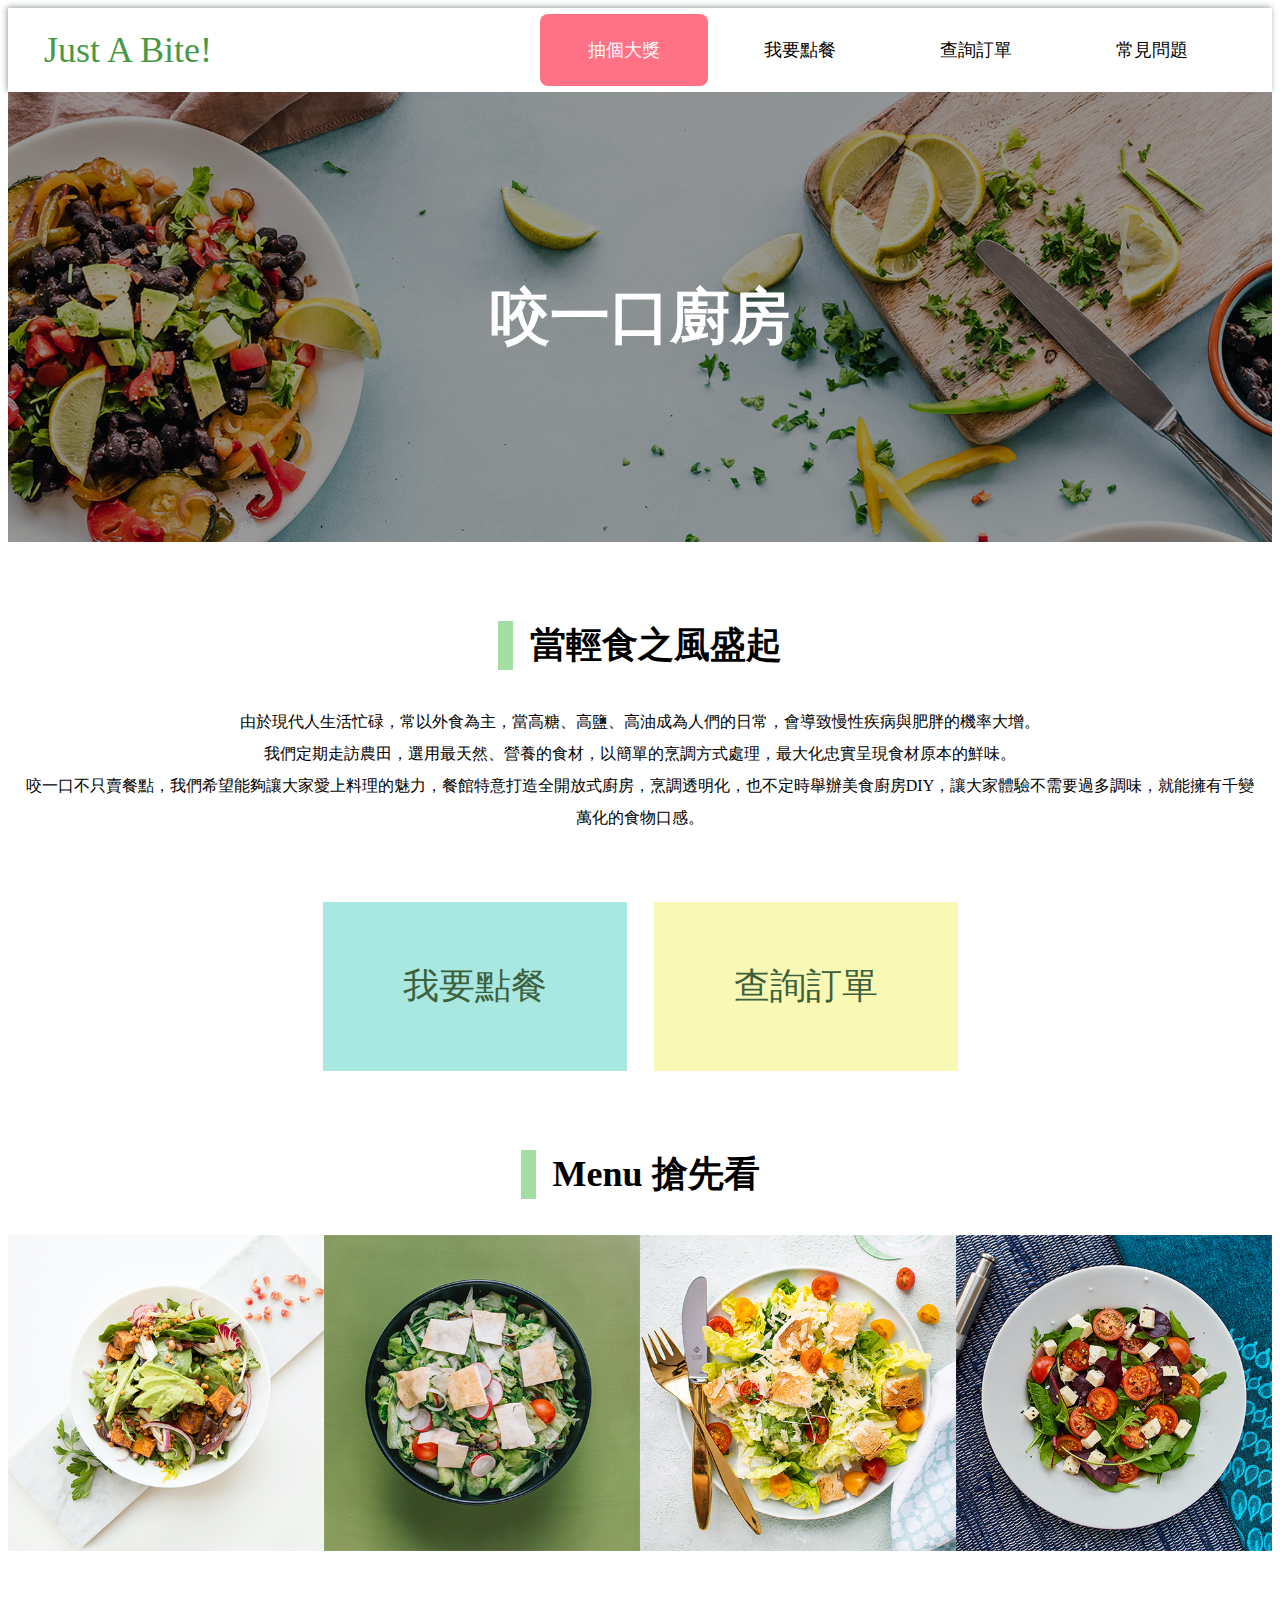
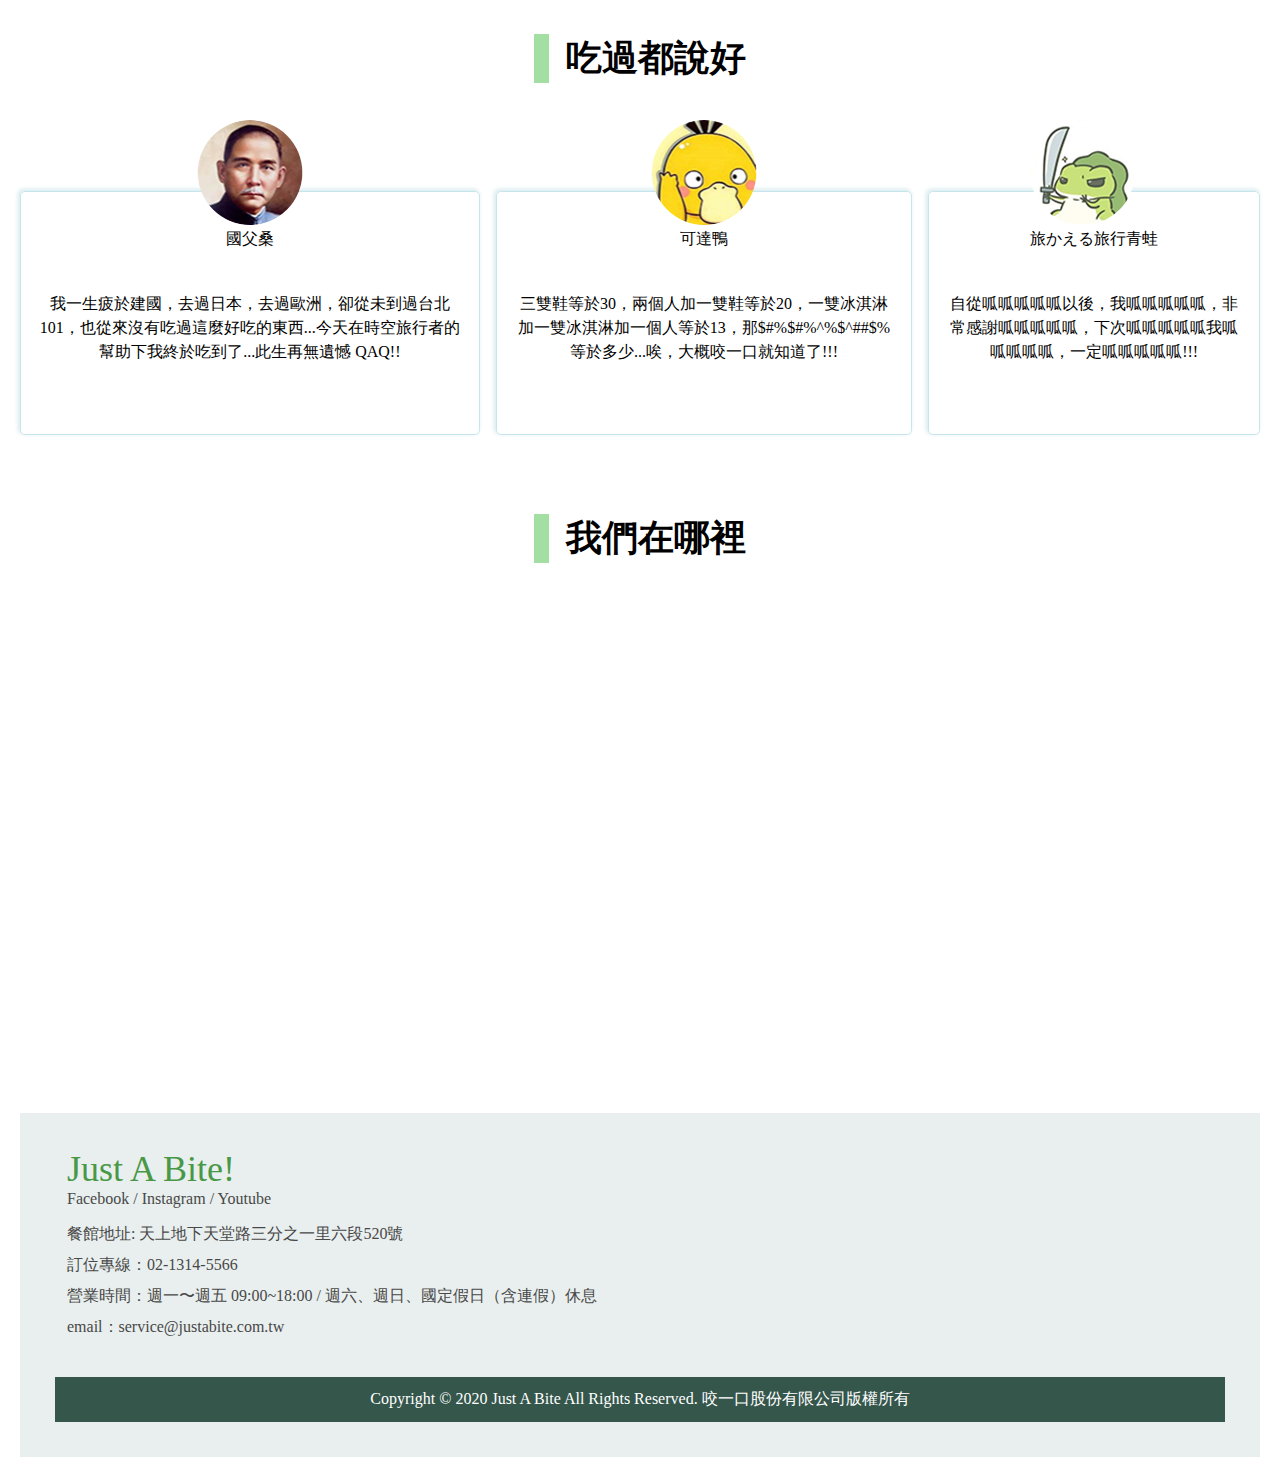
<file: homeworks/week6/hw1/index.html>
<!DOCTYPE html>

<head>
  <meta charset="utf-8">

  <title>餐廳官網</title>
  <meta name="viewport" content="width=device-width, initial-scale=1.0" />
  <link rel="stylesheet" href="https://necolas.github.io/normalize.css/latest/normalize.css">

  <style>
    .navbar {
      box-shadow: -1.4px -1.4px 6px 0 #97a2a0;
      padding: 0px 24px;
    }

    .navbar .wrapper {
      display: flex;
      justify-content: space-between;
      align-items: center;
      height: 84px;
      background: white;
    }

    .navbar__site-name {
      color: #489846;
      font-size: 36px;
    }
      
    .navbar__list {
      list-style: none;
      margin: 0;
      padding: 0;
      display: flex;
      font-size: 18px;
    }

    .navbar__list li {
      margin-left: 36px;
      padding: 12px 24px;
      border-radius: 8px;
    }

    .navbar__list li.active, .navbar__list li:hover {
      background: #ff7286;
    }

    .navbar__list li {
      margin-left: 8px;
      border-radius: 8px;
      transition: background 0.2s;
    }
    
    .navbar__list li.active a, .navbar__list li:hover a {
      color: white;
    }

    .navbar__list li a {
      display: block;
      text-decoration: none;
      color: black;
      padding: 12px 24px;
    }

    .wrapper {
      max-width: 1280px;
      margin: 0 auto;
      padding: 0px 12px;
    }

    .banner {
      position: relative;
      height: 450px;
      background: url(2.jpg) center/cover no-repeat;
    }

    .banner:after {
      content: '';
      position: absolute;
      background: rgba(0,0,0,0.4);
      top: 0;
      left: 0;
      right: 0;
      bottom: 0;
    }

    .banner h1 {
      display: inline-block;
      position: relative;;
      margin: 0;
      color: white;
      z-index: 2;
      top: 50%;
      left: 50%;
      transform: translate(-50%, -50%);
      font-size: 60px;
      font-weight: bold;
    }

    h2 {
      margin: 0;
    }

    .section {
      text-align: center;
      margin-top: 79px;
    }

    .section__title {
      display: inline-block;
      font-size: 36px;
      border-left: solid 15px #a3dea2;
      padding-left: 17px;
      margin-bottom: 36px;
    }

    .section__desc {
      font-size: 16px;
      line-height: 2em;
      margin: 0px 0px 68px 0px;
      border-radius: 10px;
      cursor: pointer;
      transition: transform 0.1s;
    }

    .button:hover {
      transform: scale(1.1);
    }

    .button {
      padding: 60px 80px;
      font-size: 36px;
      color: #3e613d;
      display: inline-block;
    }

    .btn-order {
      background: #a8e8e1;
    }

    .btn-query {
      margin-left: 23px;
      background: #f9f9b5;
    }

    .section__images {
      display: flex;
    }

    .section__images {
      flex-direction: row;
    }

    .section__images div {
      width: 25%;
    }
   
    .section__images img {
      width: 100%;
    }

    .footer__top .wrapper {
      flex-direction: column-reverse;
    }

    .footer__info {
      margin-right: 0;
      margin-top: 16px;
    }

    footer {
      margin-top: 48px;
      padding: 12px;
    }
   
    .footer__bottom {
      background: #35564b;
      padding: 12px;
      text-align: center;
      color: white;
      font-size: 16px;
    }

    .footer__top {
      background: #e8efee;
      padding: 35px;
      color: #484848;
    }

    .footer__info {
      margin-right: 16px;
      margin-bottom: 39px
    }

    .secion__comments {
      flex-direction: column;
    }

    .footer__top .wrapper {
      display: flex;
      justify-content: space-between;
    }

    .footer__info div + div {
      margin-top: 10px;
    }

    .footer__site {
      font-size: 36px;
      color: #489846;
    }

    .section__comments {
      display: flex;
      margin-top: 72px;
    }

    .comment {
      border-radius: 5px;
      box-shadow: -1.4px -1.4px 4px 0 #d8eaef;
      border: solid 1px #c7e5ec;
      height: 210px;
      padding: 16px;
      position: relative;
    }

    .comment + .comment {
      margin-left: 16px;
    }

    .comment__avatar {
      width: 105px;
      height: 105px;
      border-radius: 50%;
      overflow: hidden;
    }

    .comment__avatar img {
      width: 100%;
      height: 100%;
    }

    .comment__author {
      display: inline-block;
      position: absolute;
      top: 0px;
      left: 50%;
      transform: translate(-50%, -50%);
    }

    .comment__author p {
      margin-top: 5px;
      line-height: 18px;
    }

    .comment__content {
      position: relative;
      top: 40%;
      line-height: 1.5em;
    }

    @media(max-width: 768px) {
      .navbar .wrapper {
        height: 108px;
        flex-direction: column;
        justify-content: space-between;
        padding: 0px;
      }

      .navbar__site-name {
        margin-top: 10px;
      } 
    
      .navbar__list {
        display: flex;
        width: 100%;
      }

      .navbar__list li {
        flex: 1;
        margin-left: 0;
        border-radius: 0;
        text-align: center;
      }

      .navbar__list li.active, .navbar__list li:hover {
        background: #ff7286;
      }

      .btn-query {
        margin-left: 0;
        margin-top: 16px;
      }

      .section__images {
        flex-direction: column;
      }

      .section__images div {
        width: 100%;
      }

      .footer__top .wrapper {
        flex-direction: column-reverse;
      }

      .footer__info {
        margin-right: 0;
        margin-top: 16px;
      }

      .section__comments {
        flex-direction: column;
      }

      .comment + .comment {
      margin-left: 0;
      margin-top: 80px;
      }
  }

  </style>
</head>
<body>
  <nav class='navbar'>
    <div class="wrapper">
    <div class='navbar__site-name'>
      Just A Bite!
    </div>
    <ul class='navbar__list'>
      <li class='active'><a href="#">抽個大獎</a></li>
      <li><a href="#">我要點餐</a></li>
      <li><a href="#">查詢訂單</a></li>
      <li><a href="#">常見問題</a></li>
    </ul>
  </nav>

  <section class="banner">
    <h1>咬一口廚房</h1>
  </section>
  <div class='wrapper'>
    <section class="section">
      <h2 class="section__title">
        當輕食之風盛起
      </h2>
      <p class="section__desc">
        由於現代人生活忙碌，常以外食為主，當高糖、高鹽、高油成為人們的日常，會導致慢性疾病與肥胖的機率大增。
      <br>
        我們定期走訪農田，選用最天然、營養的食材，以簡單的烹調方式處理，最大化忠實呈現食材原本的鮮味。
      <br>
      咬一口不只賣餐點，我們希望能夠讓大家愛上料理的魅力，餐館特意打造全開放式廚房，烹調透明化，也不定時舉辦美食廚房DIY，讓大家體驗不需要過多調味，就能擁有千變萬化的食物口感。
      </p>
      <div class="buttons">
	  <div class="button btn-order">
      我要點餐
	  </div>
	  <div class="button btn-query">
      查詢訂單
	  </div>
   </div>
  </section>
 </div>
 
  <section class="section">
    <h2 class="section__title">
      Menu 搶先看
    </h2>
    <div class="section__images">
      <div><img src="f-001.png"></div>
	    <div><img src="f-002.png"></div>
	    <div><img src="f-003.png"></div>
	    <div><img src="f-004.png"></div>
    </div>
  </section>
    <div class="wrapper">
      <section class="section">
        <h2 class="section__title">
          吃過都說好
        </h2>
        <div class="section__comments">
          <div class="comment">
            <div class="comment__author">
              <div class="comment__avatar">
                <img src="./p-1.png" />
              </div>
              <p>國父桑</p>
          </div>
          <div class="comment__content">
            我一生疲於建國，去過日本，去過歐洲，卻從未到過台北101，也從來沒有吃過這麼好吃的東西...今天在時空旅行者的幫助下我終於吃到了...此生再無遺憾 QAQ!!
          </div>
          
          </div>
            <div class="comment">
              <div class="comment__author">
                <div class="comment__avatar">
                  <img src="./p-2.png" />
                </div>
                <p>可達鴨</p>
            </div>
            <div class="comment__content">
              三雙鞋等於30，兩個人加一雙鞋等於20，一雙冰淇淋加一雙冰淇淋加一個人等於13，那$#%$#%^%$^##$%等於多少...唉，大概咬一口就知道了!!!
            </div>

            </div>
              <div class="comment">
                <div class="comment__author">
                  <div class="comment__avatar">
                    <img src="./p-3.png" />
                  </div>
                  <p>旅かえる旅行青蛙</p>
            </div>
            <div class="comment__content">
              自從呱呱呱呱呱以後，我呱呱呱呱呱，非常感謝呱呱呱呱呱，下次呱呱呱呱呱我呱呱呱呱呱，一定呱呱呱呱呱!!!
            </div>
        
      </div>
        
      </div>
      </section>
    <section class="section">
      
    </div>
    </section>
     <section class="section">
       <h2 class="section__title">
         我們在哪裡
       </h2>
       <iframe src="https://www.google.com/maps/embed?pb=!1m18!1m12!1m3!1d2556.2079967697314!2d121.56182536883968!3d25.03325899084459!2m3!1f0!2f0!3f0!3m2!1i1024!2i768!4f13.1!3m3!1m2!1s0x0%3A0x59da9ea6e4c20dda!2z5Y-w5YyXMTAx5ZyL6Zqb5pyD6K2w5Lit5b-D!5e0!3m2!1szh-TW!2stw!4v1622819161689!5m2!1szh-TW!2stw" width="100%" height="450" style="border:0;" allowfullscreen="" loading="lazy"></iframe>
     </section>
   </div>
   <footer>
      <div class="footer__top">
        <div class="wrapper">
          <div class="footer__info">
            <div>餐館地址: 天上地下天堂路三分之一里六段520號</div>
	    <div>訂位專線：02-1314-5566</div>
	    <div>營業時間：週一〜週五 09:00~18:00 / 週六、週日、國定假日（含連假）休息</div>
	    <div>email：service@justabite.com.tw</div>
          </div>
	<div>
           <div class="footer__site">Just A Bite!</div>
	   <div>Facebook / Instagram / Youtube</div>
        </div>
      </div>
      <div class="footer__bottom">
         Copyright © 2020 Just A Bite All Rights Reserved. 咬一口股份有限公司版權所有
      </div>
   </footer>	   

</body>
</html>
</file>
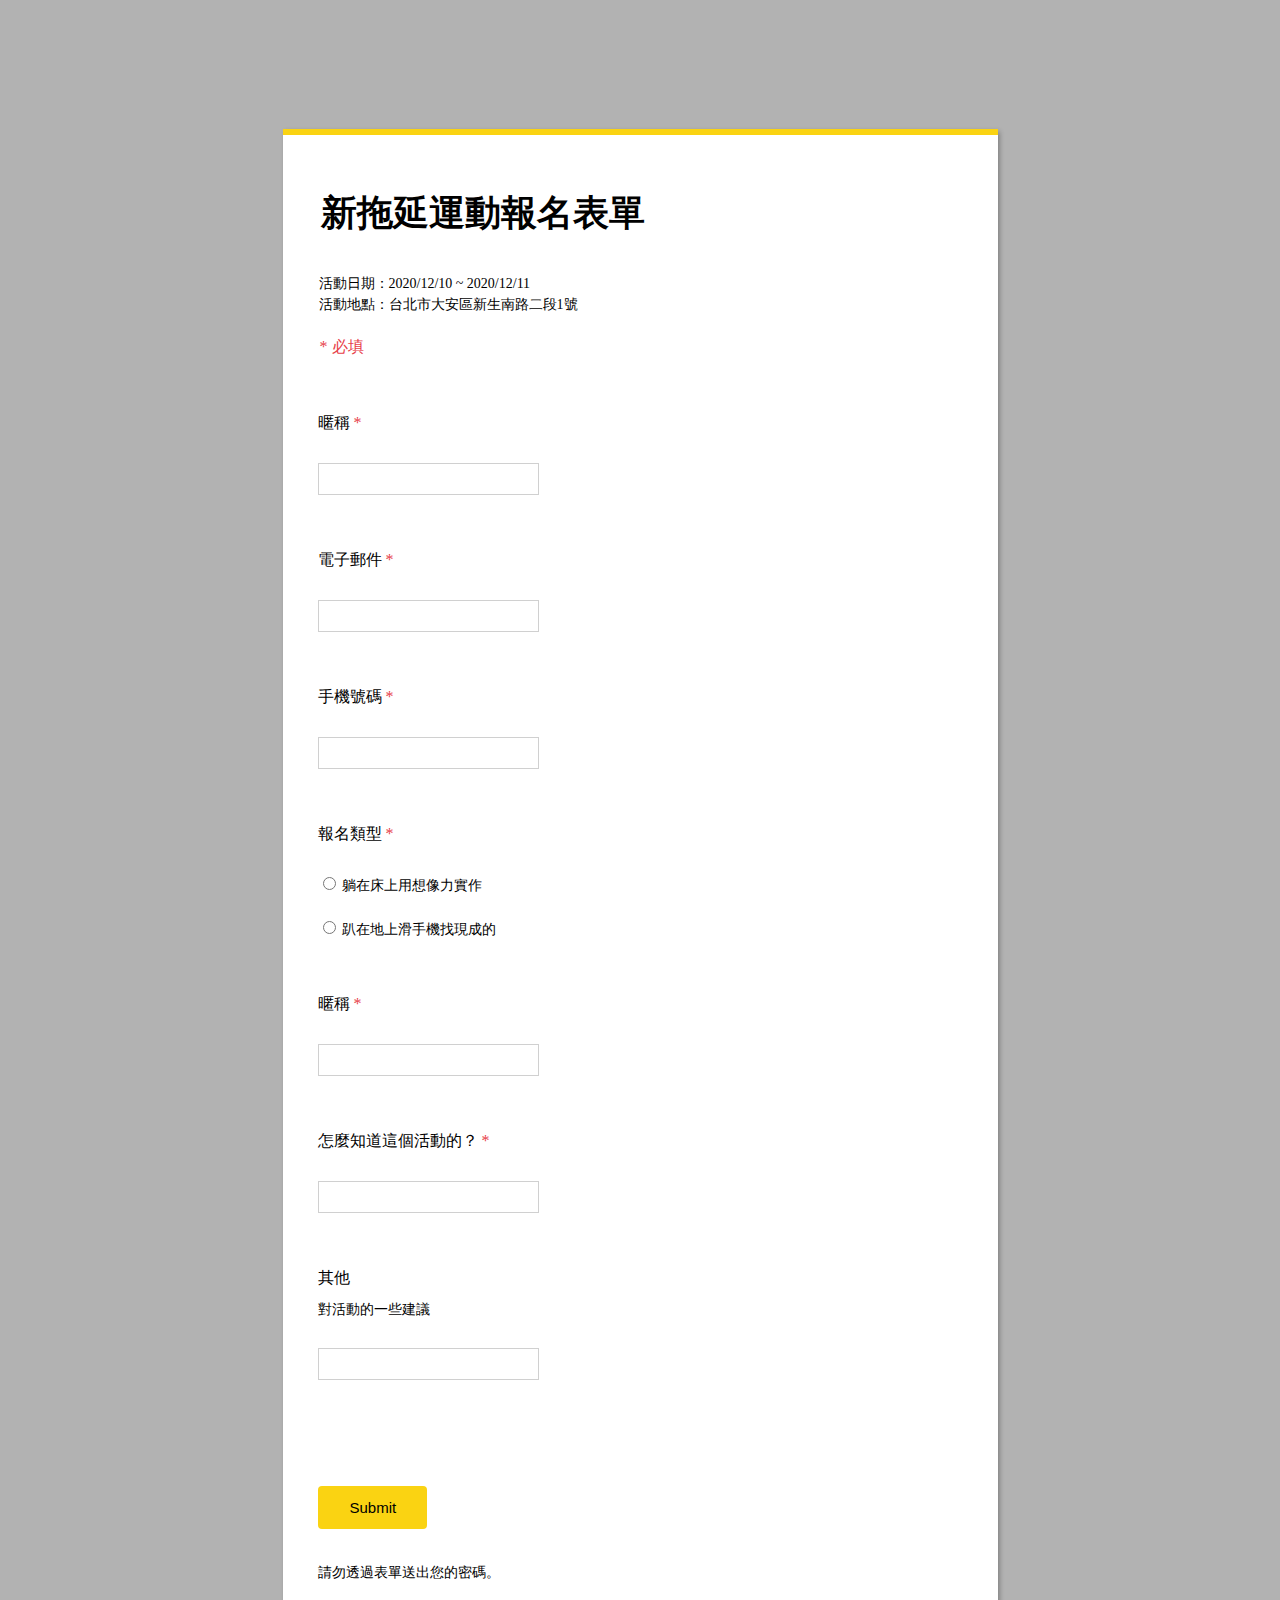
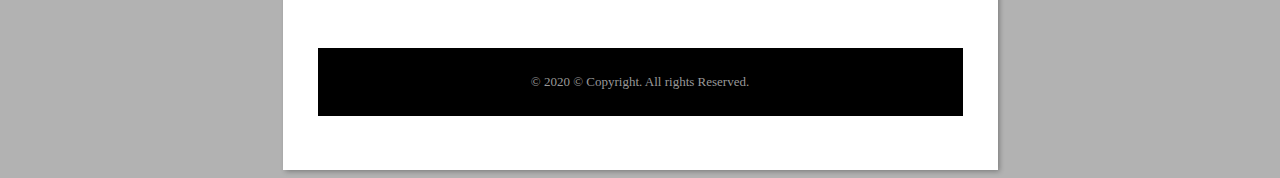
<file: homeworks/week6/hw2/index.html>
<!DOCTYPE HTML>

<html>
  <head>
    <meta charset="utf-8" />
    <title>表單</title>
    <meta name="viewport" content="width=device-width, initial-scale=1.0" />
    <link rel="stylesheet" href="https://necolas.github.io/normalize.css/latest/normalize.css">

    <style>
        body {
            background: rgba(0, 0, 0, 0.3);
        }

        .wrapper {
            max-width: 645px;            
            background: white;
            margin: 0 auto; 
            box-shadow: 1.8px 2.4px 5px 0 rgba(0, 0, 0, 0.3);
            border-top: solid 6px #fad312; 
            margin-top: 129px;
            padding: 54px 35px;
        }

        .apply-form__title {
            margin: 0 0 35px 3px;
            font-family: MicrosoftJhengHei;
            font-size: 36px;
            font-weight: bold;
            color: #000000;
        }

        .apply-form__info {
            margin: 35px 67px 11px 1px;
            font-family: MicrosoftJhengHei;
            font-size: 14px;
            color: #000000;
            line-height: 1.5em;
        }

        .apply-form__caution {
            margin: 22px 264px 55px 2px;
            font-family: MicrosoftJhengHei;
            font-size: 16px;
            color: #e74149;
        }

        .input-block {
            margin-top: 55px;
        }

        .input-block__nickname {
            font-size: 20px;
        }

        .input-block__info {
            margin-top: 12px;
            font-size: 14px;
        }

        .input-block__input {
            margin-top: 29px;
            margin-bottom: 51px;
        }

        .input-block__input input {
            border: solid 1px #d0d0d0;
            font-size: 16px;
            padding: 6px;
        }

        .required:after {
            content: '*';
            color: #e74149;
        }

        .input-block__input label {
            display: block;
            font-size: 14px;
            margin-top: 23px;
        }

        .apply-form__submit {
            margin-top: 55px;
            margin-bottom: 21px;
            padding: 13px 31px 13px 32px;
            background: #fad312;
            color: black;
            font-size: 15px;
            border-radius: 4px;
            border: none;
        }

        .apply-form__last {
            font-size: 14px;
        }

        footer {
            font-size: 13px;
            color: #999999;
            background: #000000;
            text-align: center;
            padding: 26px 21px;
            margin: 66px 0 0;
        }


    </style>
 </head>
 <body>
    <div class="wrapper">
      <form class="apply-form">
          <h1 class="apply-form__title">新拖延運動報名表單</h1>
          <p class="apply-form__info">
            活動日期：2020/12/10 ~ 2020/12/11<br>
            活動地點：台北市大安區新生南路二段1號<br>
          </p>
          <p class="apply-form__caution">* 必填</p>
          <div class="input-block">
            <div class="input-block__title required">
              暱稱 
            </div>
            <div class="input-block__input">
                <input name="nickname" type="text" />
            </div>
          <div class="input-block">
            <div class="input-block__title required">
              電子郵件 
            </div>
            <div class="input-block__input">
                <input name="email" type="text" />
            </div>
          <div class="input-block">
            <div class="input-block__title required">
              手機號碼 
            </div>
            <div class="input-block__input">
                <input name="phone" type="text" />
            </div>
          <div class="input-block">
            <div class="input-block__type required">
              報名類型 
            </div>
            <div class="input-block__input">
                <label>
                    <input name="type" value="1" type="radio" />
                    躺在床上用想像力實作
                <br>
                </label>
                <label>
                    <input name="type" value="2" type="radio" />
                    趴在地上滑手機找現成的
                </label>
            </div>
            <div class="input-block">
            <div class="input-block__title required">
              暱稱 
            </div>
            <div class="input-block__input">
                <input name="nickname" type="text" />
            </div>
          <div class="input-block">
            <div class="input-block__how required">
              怎麼知道這個活動的？ 
            </div>
            <div class="input-block__input">
                <input name="how" type="text" />
            </div>
          <div class="input-block">
              <div class="input-block__other">
                其他 
              </div>
              <div class="input-block__info">
                對活動的一些建議
              </div>
              <div class="input-block__input">
                  <input name="suggestion" type="text" />
              </div>
          </div>
          <input class="apply-form__submit" type="submit" />
          <p class="apply-form__last">
            請勿透過表單送出您的密碼。
          </p>
      </form>
      <footer>© 2020 © Copyright. All rights Reserved.</footer>
    </div>
  </body>
</html>
</file>
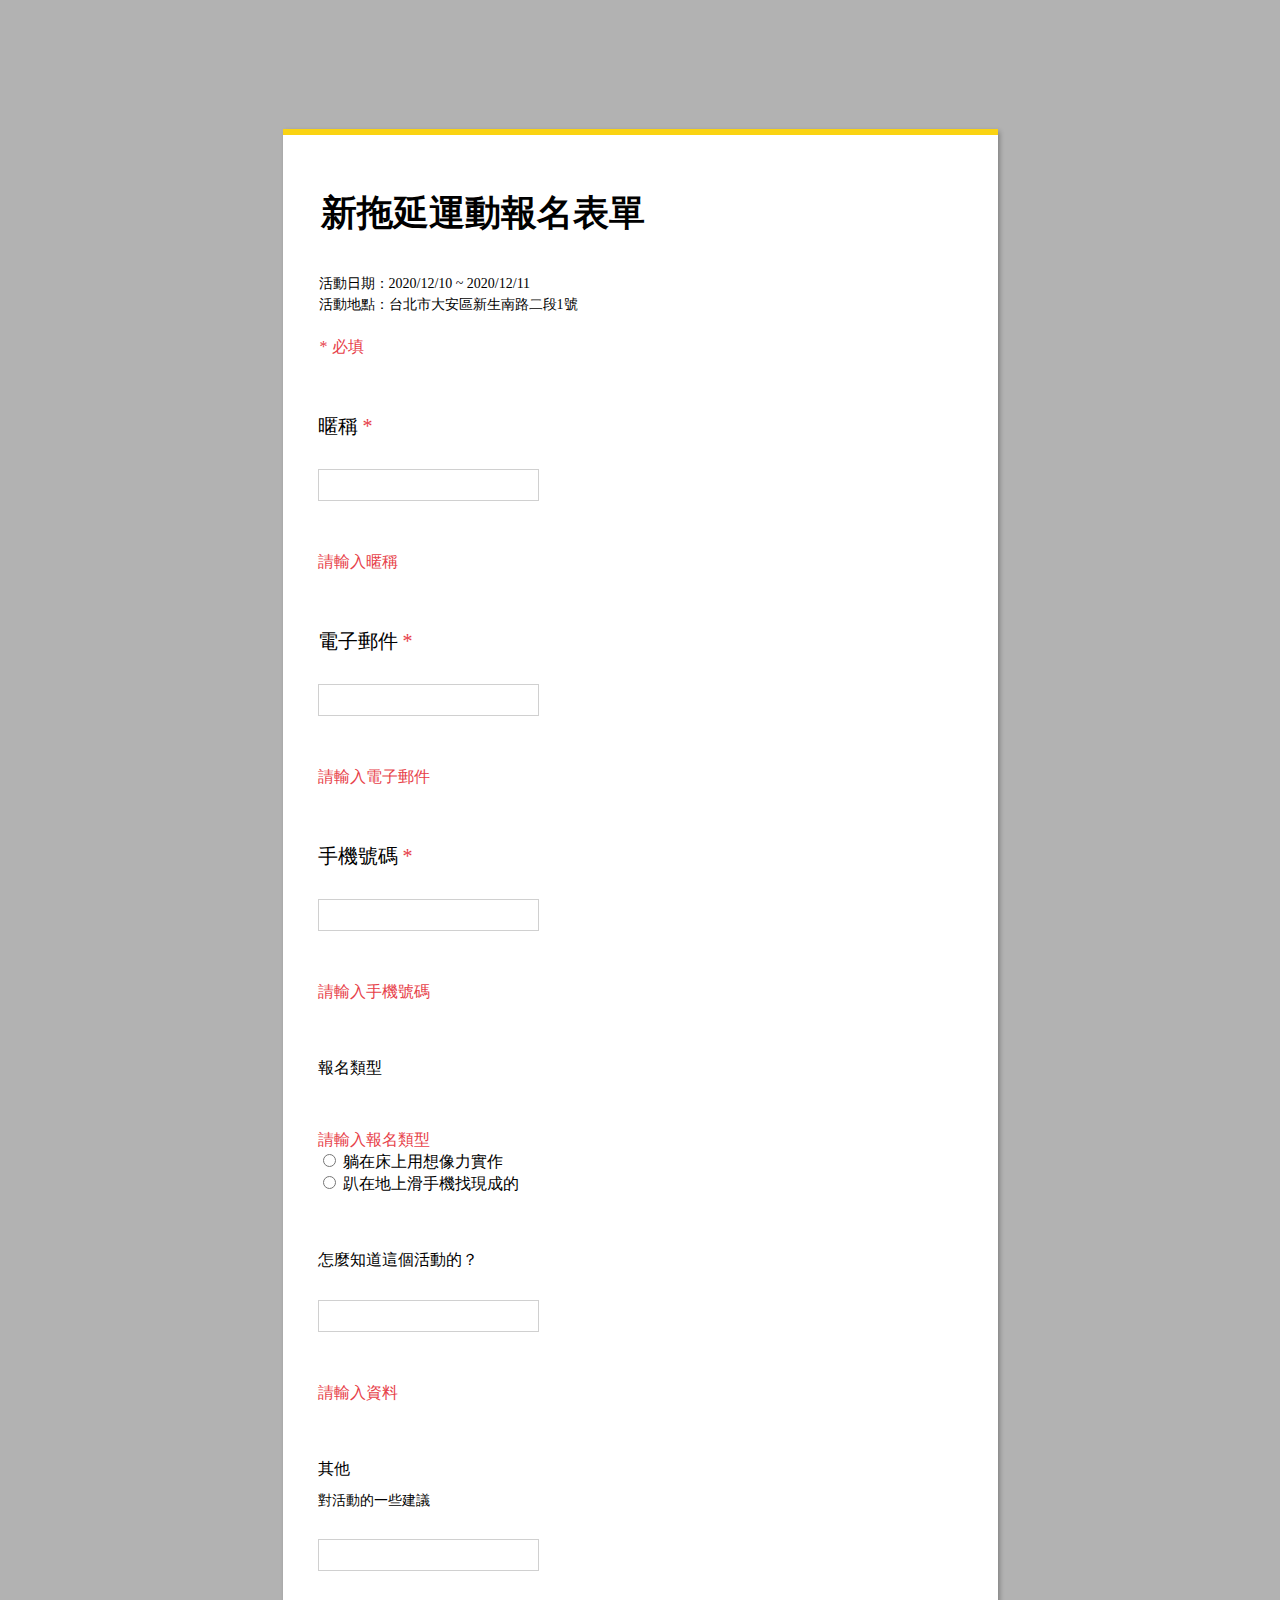
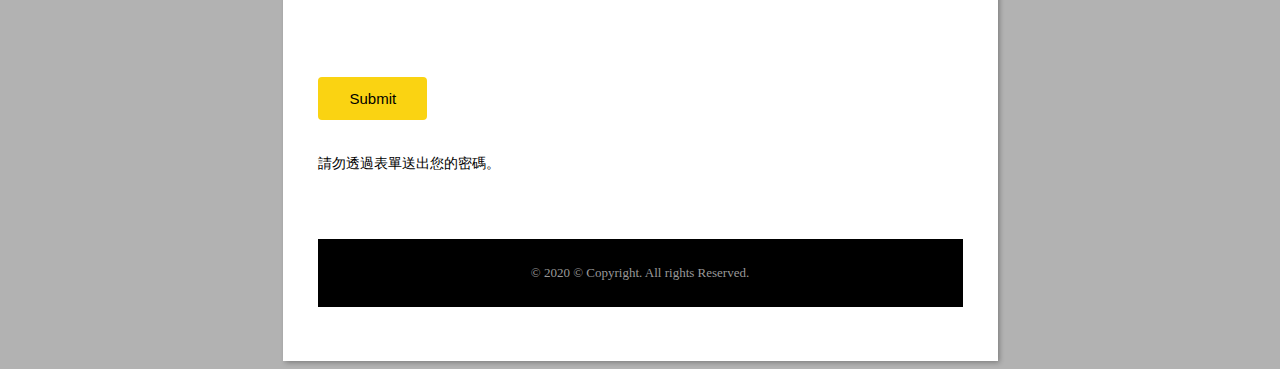
<file: homeworks/week7/hw1/index.html>
<!DOCTYPE HTML>

<html>
<head>
  <meta charset="utf-8" />
  <title>表單</title>
  <meta name="viewport" content="width=device-width, initial-scale=1.0" />
  <link rel="stylesheet" href="https://necolas.github.io/normalize.css/latest/normalize.css">

 <style>
   body {
     background: rgba(0, 0, 0, 0.3);
   }

   .wrapper {
     max-width: 645px;            
     background: white;
     margin: 0 auto; 
     box-shadow: 1.8px 2.4px 5px 0 rgba(0, 0, 0, 0.3);
     border-top: solid 6px #fad312; 
     margin-top: 129px;
     padding: 54px 35px;
   }

   .apply-form__title {
     margin: 0 0 35px 3px;
     font-family: MicrosoftJhengHei;
     font-size: 36px;
     font-weight: bold;
     color: #000000;
   }

   .apply-form__info {
     margin: 35px 67px 11px 1px;
     font-family: MicrosoftJhengHei;
     font-size: 14px;
     color: #000000;
     line-height: 1.5em;
   }

   .apply-form__caution {
     margin: 22px 264px 55px 2px;
     font-family: MicrosoftJhengHei;
     font-size: 16px;
     color: #e74149;
   }

   .input-block {
     margin-top: 55px;
   }

   .input-block__title {
     font-size: 20px;
   }

   .input-block__info {
     margin-top: 12px;
     font-size: 14px;
   }

   .input-block__input {
     margin-top: 29px;
     margin-bottom: 51px;
   }

   .input-block__input input {
     border: solid 1px #d0d0d0;
     font-size: 16px;
     padding: 6px;
   }

   .input-block__error {
     margin-top: 4px;
     color: #e74149;
   }

   .required .input-block__title:after {
     content: '*';
     color: #e74149;
   }

   .input-block__input label {
     display: block;
     font-size: 14px;
     margin-top: 23px;
   }

   .apply-form__submit {
     margin-top: 55px;
     margin-bottom: 21px;
     padding: 13px 31px 13px 32px;
     background: #fad312;
     color: black;
     font-size: 15px;
     border-radius: 4px;
     border: none;
   }

   .apply-form__last {
     font-size: 14px;
   }

   footer {
    font-size: 13px;
    color: #999999;
    background: #000000;
    text-align: center;
    padding: 26px 21px;
    margin: 66px 0 0;
   }

   .hide-error .input-block__error{

   }


 </style>
</head>

<body>
  <div class="wrapper">
    <form class="apply-form">
      <h1 class="apply-form__title">新拖延運動報名表單</h1>
      <p class="apply-form__info">
        活動日期：2020/12/10 ~ 2020/12/11<br>
        活動地點：台北市大安區新生南路二段1號<br>
      </p>
      <p class="apply-form__caution">* 必填</p>
      <div class="input-block  required hide-error">
        <div class="input-block__title">
          暱稱 
        </div>
        <div class="input-block__input">
          <input name="nickname" type="text" />
        </div>
        <div class="input-block__error">請輸入暱稱</div>            
      </div>
        <div class="input-block required hide-error">
          <div class="input-block__title">
            電子郵件 
          </div>
        <div class="input-block__input">
          <input name="email" type="text" />
        </div>
        </div>
        <div class="input-block__error">請輸入電子郵件</div>
          <div class="input-block required hide-error">
            <div class="input-block__title">
              手機號碼 
          </div>
          <div class="input-block__input">
            <input name="phone" type="text" />
          </div>
          </div>
          <div class="input-block__error">請輸入手機號碼</div>
            <div class="input-block  required hide-error">
              <div class="input-block__type">
                報名類型 
            </div>
          <div class="input-block__input">
          </div>
          <div class="input-block__error">請輸入報名類型</div>
            <label>
              <input name="type" value="1" type="radio" />
                躺在床上用想像力實作
              <br>
            </label>
            <label>
              <input name="type" value="2" type="radio" />
                趴在地上滑手機找現成的
            </label>
          </div>
          <div class="input-block required hide-error">
            <div class="input-block__how">
              怎麼知道這個活動的？ 
            </div>
            <div class="input-block__input">
              <input name="how" type="text" />
            </div>
            <div class="input-block__error">請輸入資料</div>
          <div class="input-block">
            <div class="input-block__other">
                其他 
            </div>
          </div>
          <div class="input-block__info">
            對活動的一些建議
          </div>
            <div class="input-block__input">
              <input name="suggestion" type="text" />
            </div>
          </div>
          <input class="apply-form__submit" type="submit" />
          <p class="apply-form__last">
            請勿透過表單送出您的密碼。
          </p>
    </form>
      <footer>© 2020 © Copyright. All rights Reserved.</footer>
      <script>
        document.querySelector('form').addEventListener('submit', function(e) {
          e.preventDefault()
          const inputs = document.querySelectorAll('.required input[type=text]')
          
          for (let input of inputs) {
            if (!input.value) {
              input.parentNode.parentNode.classList.remove('hide-error')
              
            }
          }
        })
      </script>
    </div>
  </body>
</html>
</file>
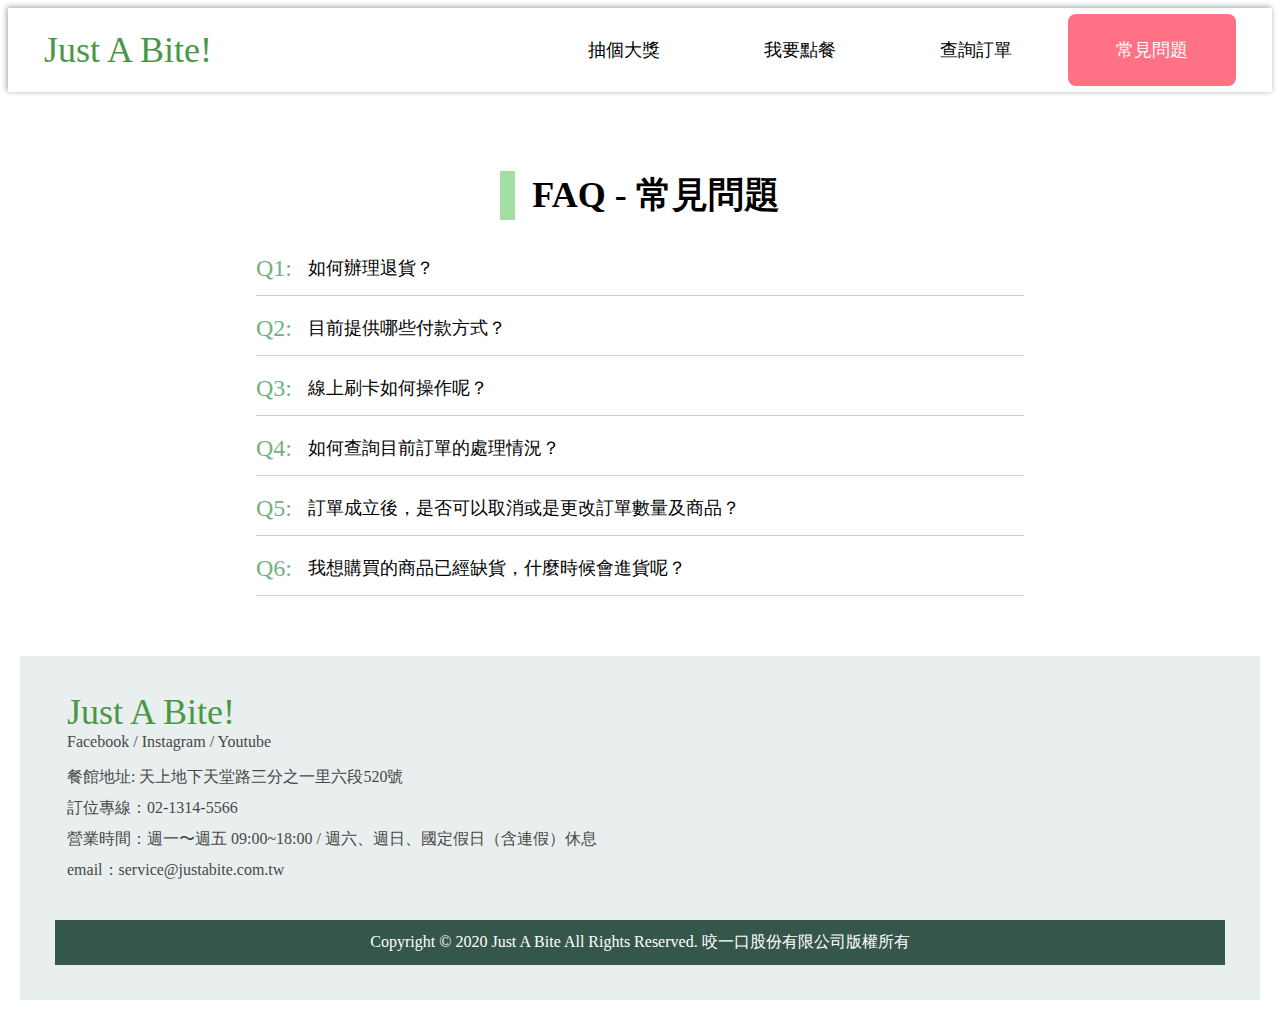
<file: homeworks/week7/hw2/index.html>
<!DOCTYPE html>

<head>
  <meta charset="utf-8">

  <title>餐廳官網</title>
  <meta name="viewport" content="width=device-width, initial-scale=1.0" />
  <link rel="stylesheet" href="https://necolas.github.io/normalize.css/latest/normalize.css">

  <style>
    .navbar {
      box-shadow: -1.4px -1.4px 6px 0 #97a2a0;
      padding: 0px 24px;
    }

    .navbar .wrapper {
      display: flex;
      justify-content: space-between;
      align-items: center;
      height: 84px;
      background: white;
    }

    .navbar__site-name {
      color: #489846;
      font-size: 36px;
    }
      
    .navbar__list {
      list-style: none;
      margin: 0;
      padding: 0;
      display: flex;
      font-size: 18px;
    }

    .navbar__list li {
      margin-left: 36px;
      padding: 12px 24px;
      border-radius: 8px;
    }

    .navbar__list li.active, .navbar__list li:hover {
      background: #ff7286;
    }

    .navbar__list li {
      margin-left: 8px;
      border-radius: 8px;
      transition: background 0.2s;
    }
    
    .navbar__list li.active a, .navbar__list li:hover a {
      color: white;
    }

    .navbar__list li a {
      display: block;
      text-decoration: none;
      color: black;
      padding: 12px 24px;
    }

    .wrapper {
      max-width: 1280px;
      margin: 0 auto;
      padding: 0px 12px;
    }

    .banner {
      position: relative;
      height: 450px;
      background: url(2.jpg) center/cover no-repeat;
    }

    .banner:after {
      content: '';
      position: absolute;
      background: rgba(0,0,0,0.4);
      top: 0;
      left: 0;
      right: 0;
      bottom: 0;
    }

    .banner h1 {
      display: inline-block;
      position: relative;;
      margin: 0;
      color: white;
      z-index: 2;
      top: 50%;
      left: 50%;
      transform: translate(-50%, -50%);
      font-size: 60px;
      font-weight: bold;
    }

    h2 {
      margin: 0;
    }

    .section {
      text-align: center;
      margin-top: 79px;
    }

    .section__title {
      display: inline-block;
      font-size: 36px;
      border-left: solid 15px #a3dea2;
      padding-left: 17px;
      margin-bottom: 36px;
    }

    .section__desc {
      font-size: 16px;
      line-height: 2em;
      margin: 0px 0px 68px 0px;
      border-radius: 10px;
      cursor: pointer;
      transition: transform 0.1s;
    }

    .button:hover {
      transform: scale(1.1);
    }

    .button {
      padding: 60px 80px;
      font-size: 36px;
      color: #3e613d;
      display: inline-block;
    }

    .btn-order {
      background: #a8e8e1;
    }

    .btn-query {
      margin-left: 23px;
      background: #f9f9b5;
    }

    .section__images {
      display: flex;
    }

    .section__images {
      flex-direction: row;
    }

    .section__images div {
      width: 25%;
    }
   
    .section__images img {
      width: 100%;
    }

    .footer__top .wrapper {
      flex-direction: column-reverse;
    }

    .footer__info {
      margin-right: 0;
      margin-top: 16px;
    }

    footer {
      margin-top: 48px;
      padding: 12px;
    }
   
    .footer__bottom {
      background: #35564b;
      padding: 12px;
      text-align: center;
      color: white;
      font-size: 16px;
    }

    .footer__top {
      background: #e8efee;
      padding: 35px;
      color: #484848;
    }

    .footer__info {
      margin-right: 16px;
      margin-bottom: 39px
    }

    .secion__comments {
      flex-direction: column;
    }

    .footer__top .wrapper {
      display: flex;
      justify-content: space-between;
    }

    .footer__info div + div {
      margin-top: 10px;
    }

    .footer__site {
      font-size: 36px;
      color: #489846;
    }

    .section__comments {
      display: flex;
      margin-top: 72px;
    }

    .comment {
      border-radius: 5px;
      box-shadow: -1.4px -1.4px 4px 0 #d8eaef;
      border: solid 1px #c7e5ec;
      height: 210px;
      padding: 16px;
      position: relative;
    }

    .comment + .comment {
      margin-left: 16px;
    }

    .comment__avatar {
      width: 105px;
      height: 105px;
      border-radius: 50%;
      overflow: hidden;
    }

    .comment__avatar img {
      width: 100%;
      height: 100%;
    }

    .comment__author {
      display: inline-block;
      position: absolute;
      top: 0px;
      left: 50%;
      transform: translate(-50%, -50%);
    }

    .comment__author p {
      margin-top: 5px;
      line-height: 18px;
    }

    .comment__content {
      position: relative;
      top: 40%;
      line-height: 1.5em;
    }

    .faq-block {
      max-width: 768px;
      margin: 0 auto;
    }

    .faq-item {
      display: flex;
      text-align: left;
      padding-bottom: 24px;
      border-bottom: solid 1px #a6e2c0;
      overflow: hidden;
      cursor: pointer;
    }

    .faq-item:not(:first-child) {
      margin-top: 20px;
    }

    .faq-item__number {
      color: #70b282;
      font-size: 24px;
      margin-right: 16px;
      line-height: 24px;
    }

    .faq-item__question h2 {
      font-size: 18px;
      margin: 0;
      font-weight: normal;
      line-height: 24px;
    }

    .faq-item__question p {
      font-size: 16px;
    }

    .faq-item__hide {
      height: 15px;
    }

    @media(max-width: 768px) {
      .navbar .wrapper {
        height: 108px;
        flex-direction: column;
        justify-content: space-between;
        padding: 0px;
      }

      .navbar__site-name {
        margin-top: 10px;
      } 
    
      .navbar__list {
        display: flex;
        width: 100%;
      }

      .navbar__list li {
        flex: 1;
        margin-left: 0;
        border-radius: 0;
        text-align: center;
      }

      .navbar__list li.active, .navbar__list li:hover {
        background: #ff7286;
      }

      .btn-query {
        margin-left: 0;
        margin-top: 16px;
      }

      .section__images {
        flex-direction: column;
      }

      .section__images div {
        width: 100%;
      }

      .footer__top .wrapper {
        flex-direction: column-reverse;
      }

      .footer__info {
        margin-right: 0;
        margin-top: 16px;
      }

      .section__comments {
        flex-direction: column;
      }

      .comment + .comment {
      margin-left: 0;
      margin-top: 80px;
      }
  }

  </style>
</head>
<body>
  <nav class='navbar'>
    <div class="wrapper">
    <div class='navbar__site-name'>
      Just A Bite!
    </div>
    <ul class='navbar__list'>
      <li><a href="#">抽個大獎</a></li>
      <li><a href="#">我要點餐</a></li>
      <li><a href="#">查詢訂單</a></li>
      <li class='active'><a href="#">常見問題</a></li>
    </ul>
  </nav>

  <div class='wrapper'>
    <section class="section">
      <h2 class="section__title">
        FAQ - 常見問題
      </h2>

      <div class="faq-block">
        <div class="faq-item faq-item__hide">
          <div class="faq-item__number">
            Q1:
          </div>
          <div class="faq-item__question">
            <h2>如何辦理退貨？</h2>
            <p></p>            
          </div>
        </div>
        <div class="faq-item faq-item__hide">
          <div class="faq-item__number">
            Q2:
          </div>
          <div class="faq-item__question">
            <h2>目前提供哪些付款方式？</h2>
            <p></p>
          </div>
        </div>
        <div class="faq-item faq-item__hide">
          <div class="faq-item__number">
            Q3:
          </div>
          <div class="faq-item__question">
            <h2>線上刷卡如何操作呢？</h2>
            <p>線上刷卡的使用方式也超簡單，只要您確認您當次的購物清單與金額都無誤，就可立即到匯款上傳系統，登入個人帳號密碼後，點選"線上刷卡方式"，確認收件住址後，再進行刷卡確認程序即可～</p>
          </div>
        </div>
        <div class="faq-item faq-item__hide">
          <div class="faq-item__number">
            Q4:
          </div>
          <div class="faq-item__question">
            <h2>如何查詢目前訂單的處理情況？</h2>
            <p></p>
          </div>
        </div>
        <div class="faq-item faq-item__hide">
          <div class="faq-item__number">
            Q5:
          </div>
          <div class="faq-item__question">
            <h2>訂單成立後，是否可以取消或是更改訂單數量及商品？</h2>
            <p></p>            
          </div>
        </div>
        <div class="faq-item faq-item__hide">
          <div class="faq-item__number">
            Q6:
          </div>
          <div class="faq-item__question">
            <h2>我想購買的商品已經缺貨，什麼時候會進貨呢？</h2>
            <p></p>            
          </div>

        </div>
      </div>
     
     
  </section>
 </div>
 
   <footer>
      <div class="footer__top">
        <div class="wrapper">
          <div class="footer__info">
            <div>餐館地址: 天上地下天堂路三分之一里六段520號</div>
	    <div>訂位專線：02-1314-5566</div>
	    <div>營業時間：週一〜週五 09:00~18:00 / 週六、週日、國定假日（含連假）休息</div>
	    <div>email：service@justabite.com.tw</div>
          </div>
	<div>
           <div class="footer__site">Just A Bite!</div>
	   <div>Facebook / Instagram / Youtube</div>
        </div>
      </div>
      <div class="footer__bottom">
         Copyright © 2020 Just A Bite All Rights Reserved. 咬一口股份有限公司版權所有
      </div>
   </footer>
   <script>
     document
       .querySelector('.faq-block')
       .addEventListener('click', function(e) {
         e.target.closest('.faq-item').classList.toggle('faq-item__hide')
         
       })
   </script>	   

</body>
</html>
</file>
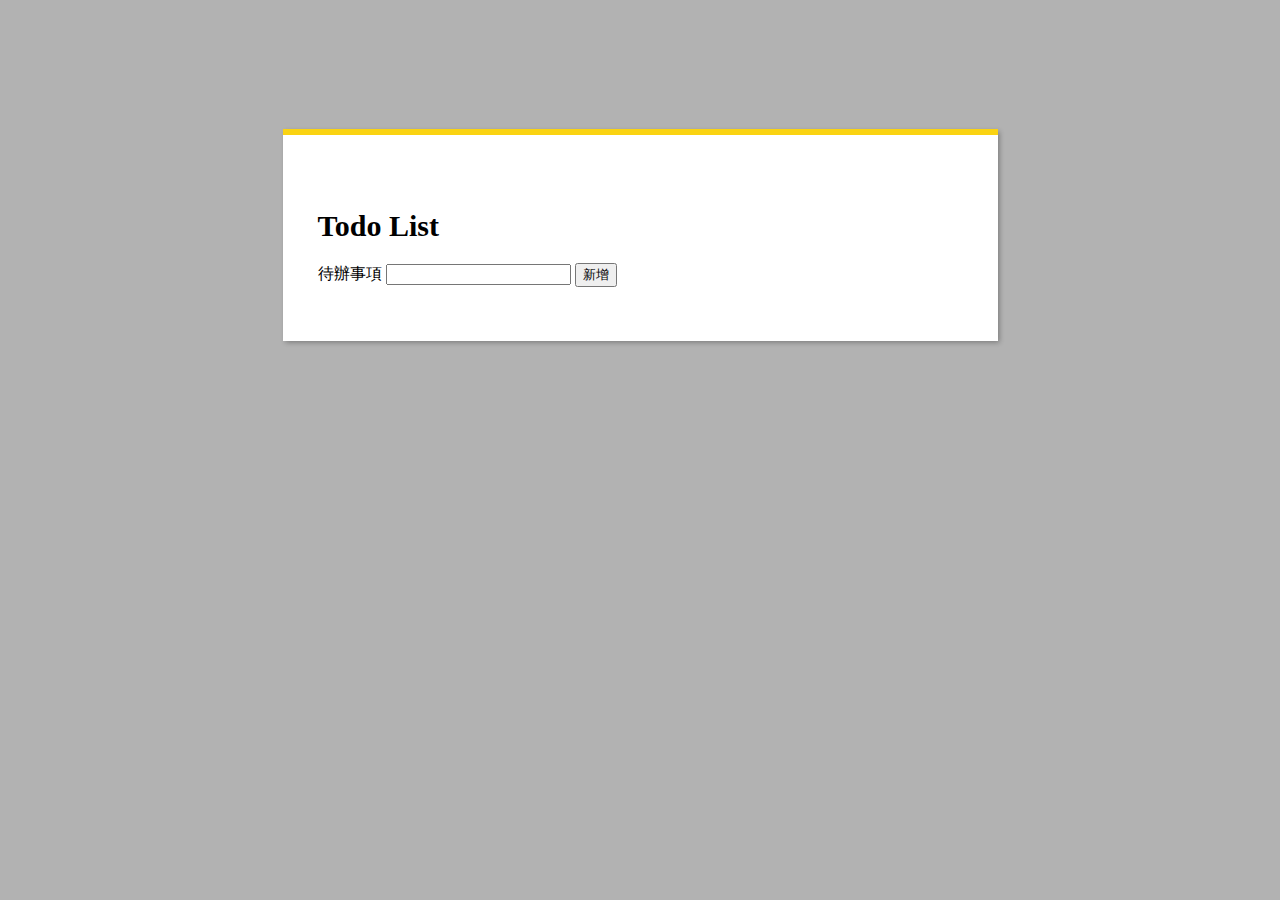
<file: homeworks/week7/hw3/index.html>
<!DOCTYPE html>

<html>
  <head>
    <meta charset="utf-8" />
    <title>Todo List</title>
    <meta name="viewport" content="width=device-width, initial-scale=1.0" />
    <link rel="stylesheet" href="https://necolas.github.io/normalize.css/latest/normalize.css"  />

  <style>
   body {
    background: rgba(0, 0, 0, 0.3);
   }

   .wrapper {
    max-width: 645px;            
    background: white;
    margin: 0 auto; 
    box-shadow: 1.8px 2.4px 5px 0 rgba(0, 0, 0, 0.3);
    border-top: solid 6px #fad312; 
    margin-top: 129px;
    padding: 54px 35px;
   }

   .todo {
     background-color: #fad312;
     display: flex;
     align-items: center;
     padding: 12px;
     margin-top: 12px;
   }

   .todo:hover {
     background: #ffa500;
   }

   .todo__title {
     flex:1;
   }

   .todo__check {
     width: 20px;
     height: 20px;
     margin-right: 8px;
   }

   .todo.done .todo__title {
     text-decoration: line-through;
   }

   .todo-list {
     font-size: 30px;
   }

  </style>
  </head>
  
 <body>
   <div class="wrapper">
     <h1 class="todo-list">Todo List</h1>
     <div class="todo-list__content">待辦事項
       <input class="input-todo" type="text" name="message" />
       <button class="btn-new">新增</button>
       <div class="todos">
               
       </div>
    </div>

   </div>
   
    
  <script>
    document.querySelector('.btn-new').addEventListener('click', () => {
      const value = document.querySelector('.input-todo').value;
      if (!value) return
      const div = document.createElement('div')
      div.classList.add('todo')
      div.innerHTML = `
        <input class="todo__check" type="checkbox" />
        <div class="todo__title">${escapeHtml(value)}</div>
        <button class="btn-delete">刪除</button>
      `
      document.querySelector('.todos').appendChild(div)
      document.querySelector('.input-todo').value = ''
    })

    document.querySelector('.todos').addEventListener('click', (e) => {
      const { target } = e
      if (target.classList.contains('btn-delete')) {
        target.parentNode.remove()
        return 
      } 

      if (target.classList.contains('todo__check')) {
        if (target.checked) {
          target.parentNode.classList.add('done')
        } else {
          target.parentNode.classList.remove('done')
        }          
      }
    })

    function escapeHtml(unsafe) {
      return unsafe
        .replace(/&/g, "&amp;")
        .replace(/</g, "&lt;")
        .replace(/>/g, "&gt;")
        .replace(/"/g, "&quot;")
        .replace(/'/g, "&#039;");
    }
       
  </script>
  </body>
</html>
</file>
<file: examples/week10/restaurant-demo/style.css>
* {
  box-sizing: border-box;
}

h2 {
  margin: 0;
}

.navbar {
  box-shadow: -1.4px -1.4px 6px 0 #97a2a0;
}
.navbar .wrapper {
  display: flex;
  justify-content: space-between;
  align-items: center;
  height: 84px;
  background: white;
  padding: 0px 20px;
}

.navbar__site-name a {
  color: #489846;
  font-size: 36px;
  text-decoration: none;
}

.navbar__list {
  list-style: none;
  margin: 0;
  padding: 0;
  display: flex;
  font-size: 18px;
}

.navbar__list li {
  margin-left: 12px;
  border-radius: 8px;
  transition: background 0.1s;
}

.navbar__list li.active, .navbar__list li:hover {
  background: #ff7286;
}

.navbar__list li.active a,
.navbar__list li:hover a {
  color: white;
}

.navbar__list li a {
  display: block;
  text-decoration: none;
  color: black;
  padding: 12px 24px;
}

.wrapper {
  max-width: 1280px;
  margin: 0 auto;
  padding: 0px 12px;
}

.main-wrapper {
  min-height: calc(100vh - 300px);
}

.banner {
  position: relative;
  height: 450px;
  background: url(images/bg.jpg) center/cover no-repeat;
}

.banner:after {
  content: "";
  position: absolute;
  background: rgba(0, 0, 0, 0.4);
  top: 0;
  left: 0;
  right: 0;
  bottom: 0;
}

.banner h1 {
  display: inline-block;
  position: relative;
  margin: 0;
  color: white;
  z-index: 2;
  top: 50%;
  left: 50%;
  transform: translate(-50%, -50%);
  font-size: 60px;
  font-weight: bold;
}

.section {
  text-align: center;
  margin-top: 80px;
  margin-bottom: 40px;
}

.section__title {
  display: inline-block;
  font-size: 36px;
  border-left: solid 15px #a3dea2;
  padding-left: 16px;
  margin-bottom: 36px;
}

.section__desc {
  font-size: 16px;
  line-height: 2em;
  margin: 0px 0px 68px 0px;
}

.button {
  padding: 60px 80px;
  font-size: 36px;
  color: #3e613d;
  display: inline-block;
  border-radius: 10px;
  cursor: pointer;
  transition: transform 0.1s;
}

.button:hover {
  transform: scale(1.1);
}

.btn-order {
  background: #a8e8e1;
}

.btn-query {
  margin-left: 23px;
  background: #f9f9b5;
}

.section__images {
  display: flex;
}

.section__images div {
  width: 25%;
}

.section__images img {
  width: 100%;
}

.footer__bottom {
  background: #35564b;
  padding: 12px;
  text-align: center;
  color: white;
  font-size: 16px;
}

.footer__top {
  background: #e8efee;
  padding: 32px;
  color: #484848;
}

.footer__top .wrapper {
  display: flex;
  justify-content: space-between;
}

.footer__info {
  margin-right: 16px;
}

.footer__info div + div {
  margin-top: 10px;
}

.footer__site {
  font-size: 36px;
  color: #489846;
}

.section__comments {
  display: flex;
  margin-top: 72px;
}

.comment {
  border-radius: 5px;
  box-shadow: -1.4px -1.4px 4px 0 #d8eaef;
  border: solid 1px #c7e5ec;
  height: 220px;
  padding: 16px;
  position: relative;
}

.comment + .comment {
  margin-left: 16px;
}

.comment__avatar {
  width: 105px;
  height: 105px;
  border-radius: 50%;
  overflow: hidden;
}

.comment__avatar img {
  width: 100%;
  height: 100%;
}

.comment__author {
  display: inline-block;
  position: absolute;
  top: 18px;
  left: 50%;
  transform: translate(-50%, -50%);
}

.comment__author p {
  margin-top: 5px;
  line-height: 18px;
}

.comment__content {
  position: relative;
  top: 40%;
  line-height: 1.5em;
}

.faq-block {
  margin: 0 auto;
  max-width: 768px;
}

.faq-item {
  display: flex;
  text-align: left;
  padding-bottom: 24px;
  border-bottom: solid 1px #a6e2c0;
  overflow: hidden;
  cursor: pointer;
}

.faq-item:not(:first-child) {
  margin-top: 24px;
}

.faq-item__number {
  color: #70b282;
  font-size: 24px;
  margin-right: 16px;
  line-height: 24px;
}

.faq-item__content h2 {
  font-size: 18px;
  margin: 0;
  font-weight: normal;
  line-height: 24px;
}

.faq-item__content p {
  font-size: 16px;
}

.faq-item--hide {
  height: 15px;
}

.hide {
  display: none;
}

.section-lottery {
  position: relative;
  height: 600px;
  background: url(images/bg.jpg) center/cover no-repeat;
}

.section-lottery.first-prize {
  background-image: url(images/first.jpg);
}

.section-lottery.second-prize {
  background-image: url(images/tv.jpg);
}

.section-lottery.third-prize {
  background-image: url(images/yt.jpg);
}

.section-lottery.none-prize {
  background: black;
  color: white;
}

.section-lottery:after {
  content: "";
  position: absolute;
  background: rgba(0, 0, 0, 0.4);
  top: 0;
  left: 0;
  right: 0;
  bottom: 0;
}

.lottery-result {
  position: relative;
  color: white;
  max-width: 800px;
  z-index: 2;
  top: 50%;
  left: 50%;
  transform: translate(-50%, -50%);
  text-align: center;
}

.lottery-result__title {
  margin-bottom: 48px;
  font-size: 36px;
}

.lottery-result__btn {
  color: white;
  max-width: 330px;
  text-align: center;
  background: #e62a45;
  padding: 16px 0px;
  border-radius: 8px;
  cursor: pointer;
  margin: 0 auto;
}

.lottery-info {
  max-width: 500px;
  background: white;
  position: relative;
  margin: 0;
  color: white;
  z-index: 2;
  top: 50%;
  left: 50%;
  transform: translate(-50%, -50%);
}

.lottery-info {
  text-align: center;
  padding: 40px 40px 24px 20px;
  border-radius: 16px;
  color: #322929;
}

.lottery-info__title {
  font-size: 24px;
  font-weight: bold;
  color: #5ec1b6;
  margin-bottom: 24px;
}

.lottery-info__detail {
  display: flex;
  align-items: flex-start;
  border-bottom: 1px solid rgba(0,0,0,0.2);
  padding-bottom: 12px;
  margin-bottom: 24px;
  font-size: 16px;
}

.lottery-info__detail-title {
  font-weight: bold;
  font-size: 18px;
  width: 90px;
}

.lottery-info__detail-content {
  margin-left: 12px;
  flex: 1;
  text-align: left;
  line-height: 1.5em;
}

.lottery-info__btn {
  color: white;
  width: 80%;
  text-align: center;
  background: #e62a45;
  padding: 16px 0px;
  border-radius: 8px;
  cursor: pointer;
  margin: 0 auto;
}

@media(max-width: 768px) {
  .navbar .wrapper {
    height: 120px;
    flex-direction: column;
    justify-content: space-between;
    padding: 0px;
  }

  .navbar__site-name {
    margin-top: 10px;
  }

  .navbar__list {
    display: flex;
    width: 100%;
  }

  .navbar__list li {
    flex: 1;
    margin-left: 0;
    border-radius: 0;
    text-align: center;
  }

  .btn-query {
    margin-left: 0;
    margin-top: 16px;
  }

  .section__images {
    flex-direction: column;

  }

  .section__images div {
    width: 100%;
  }

  .footer__top .wrapper {
    flex-direction: column-reverse;
  }

  .footer__info {
    margin-right: 0;
    margin-top: 16px;
  }

  .section__comments {
    flex-direction: column;
  }

  .comment + .comment {
    margin-left: 0;
    margin-top: 82px;
  }

  .lottery-info {
    transform: none;
    top: 0;
    left: 0;
    border-radius: 0;
  }
}
</file>
